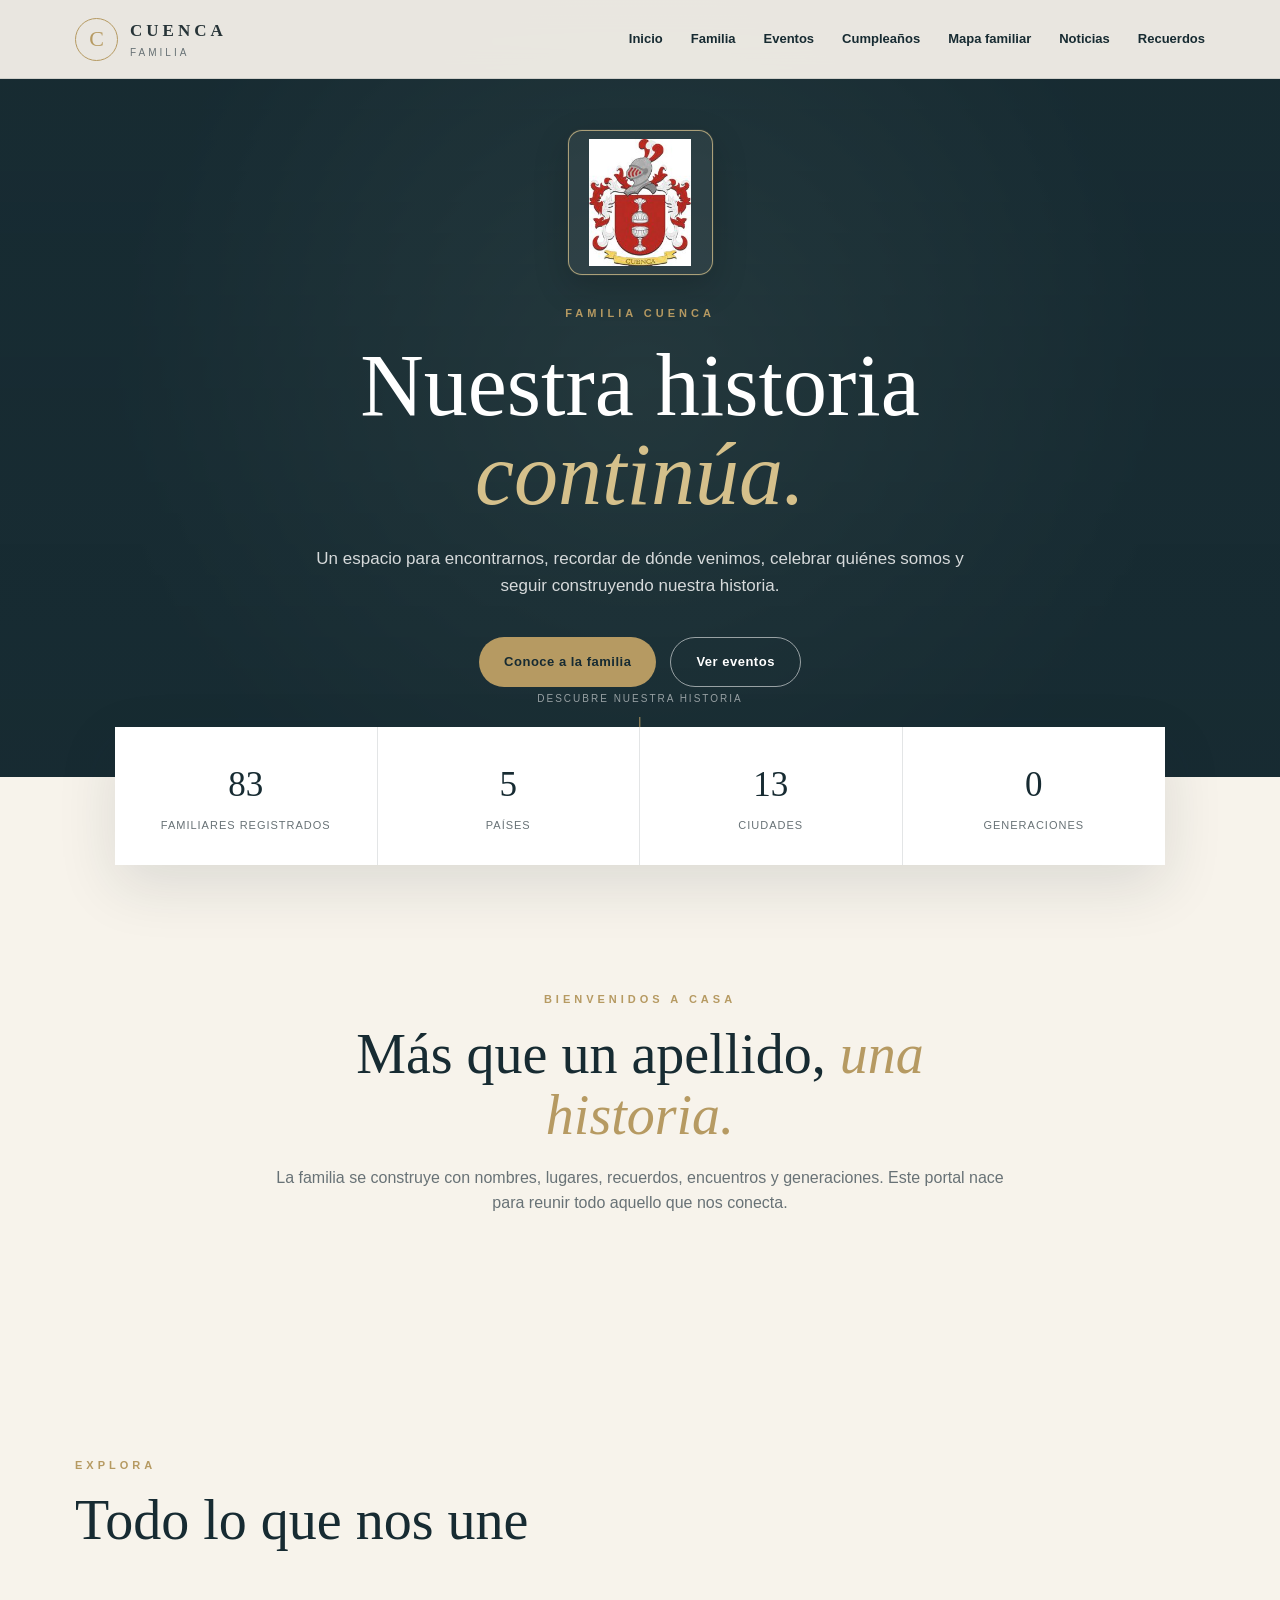
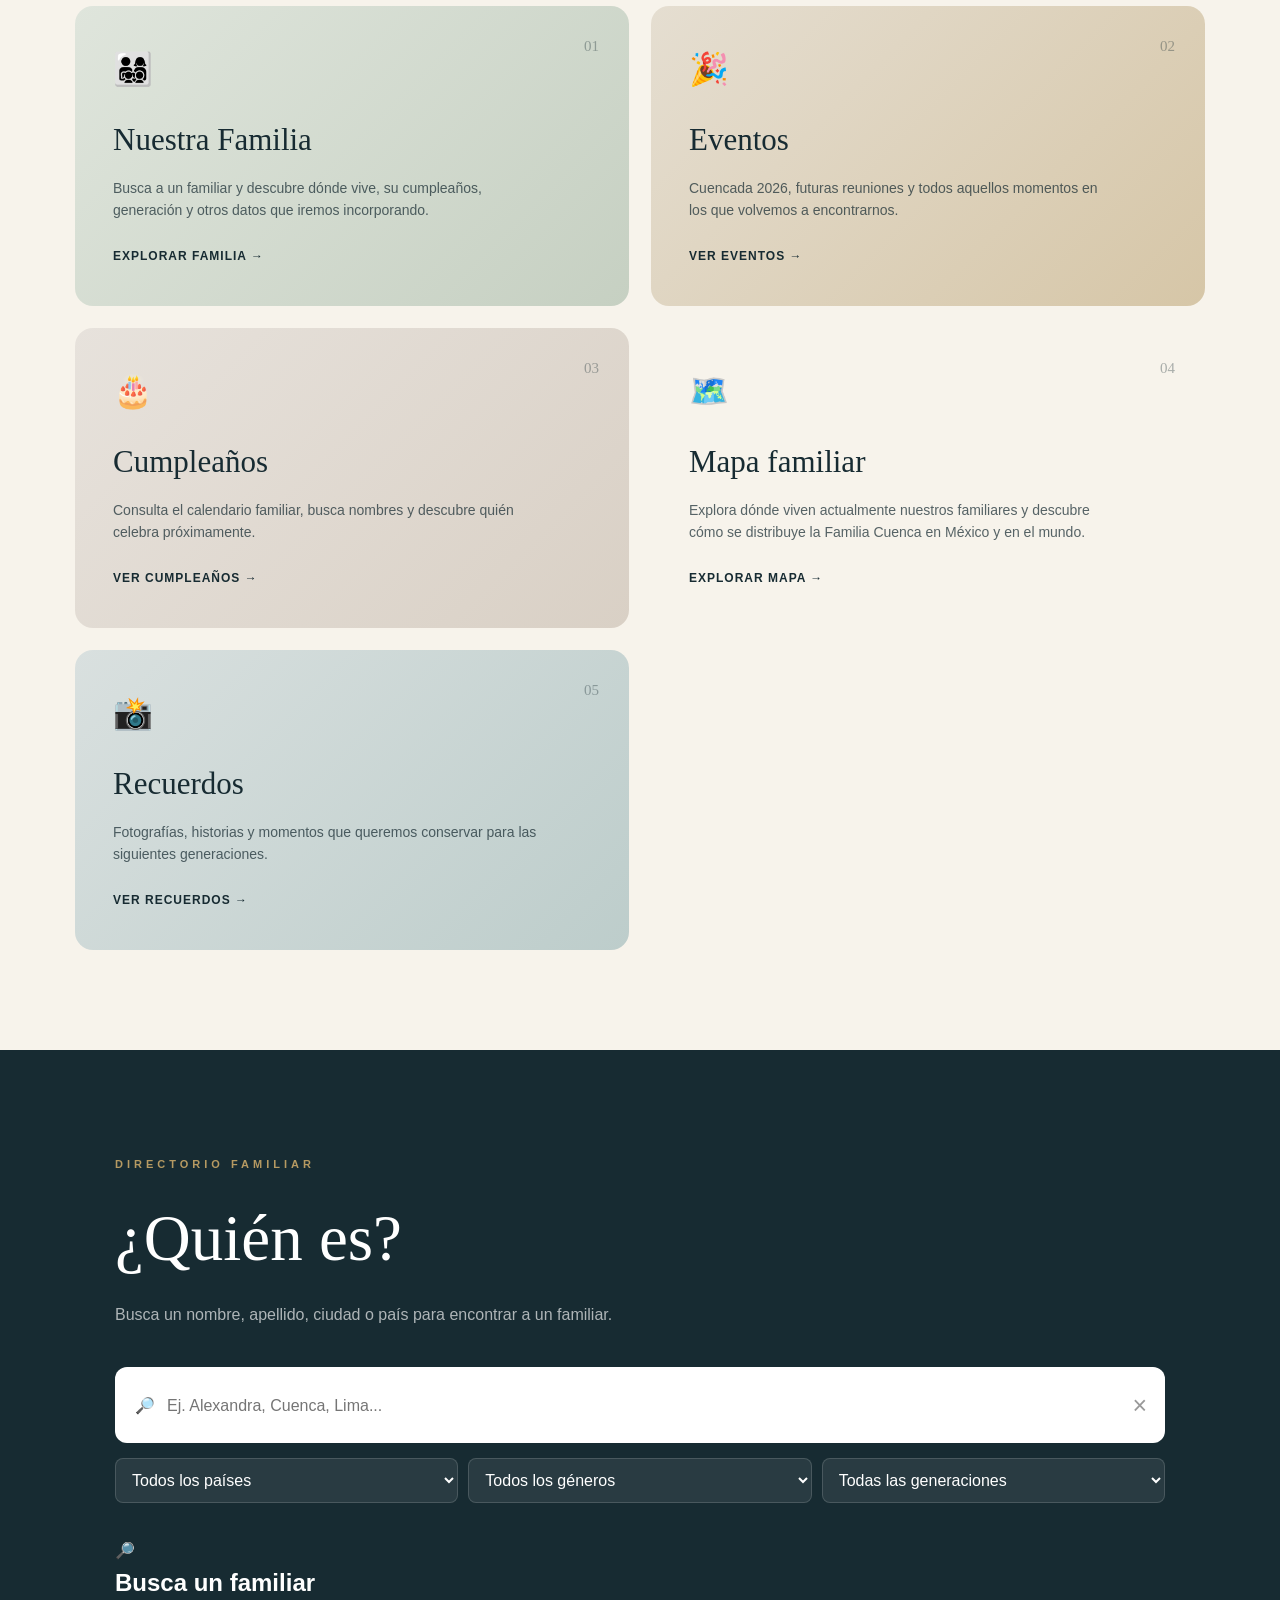
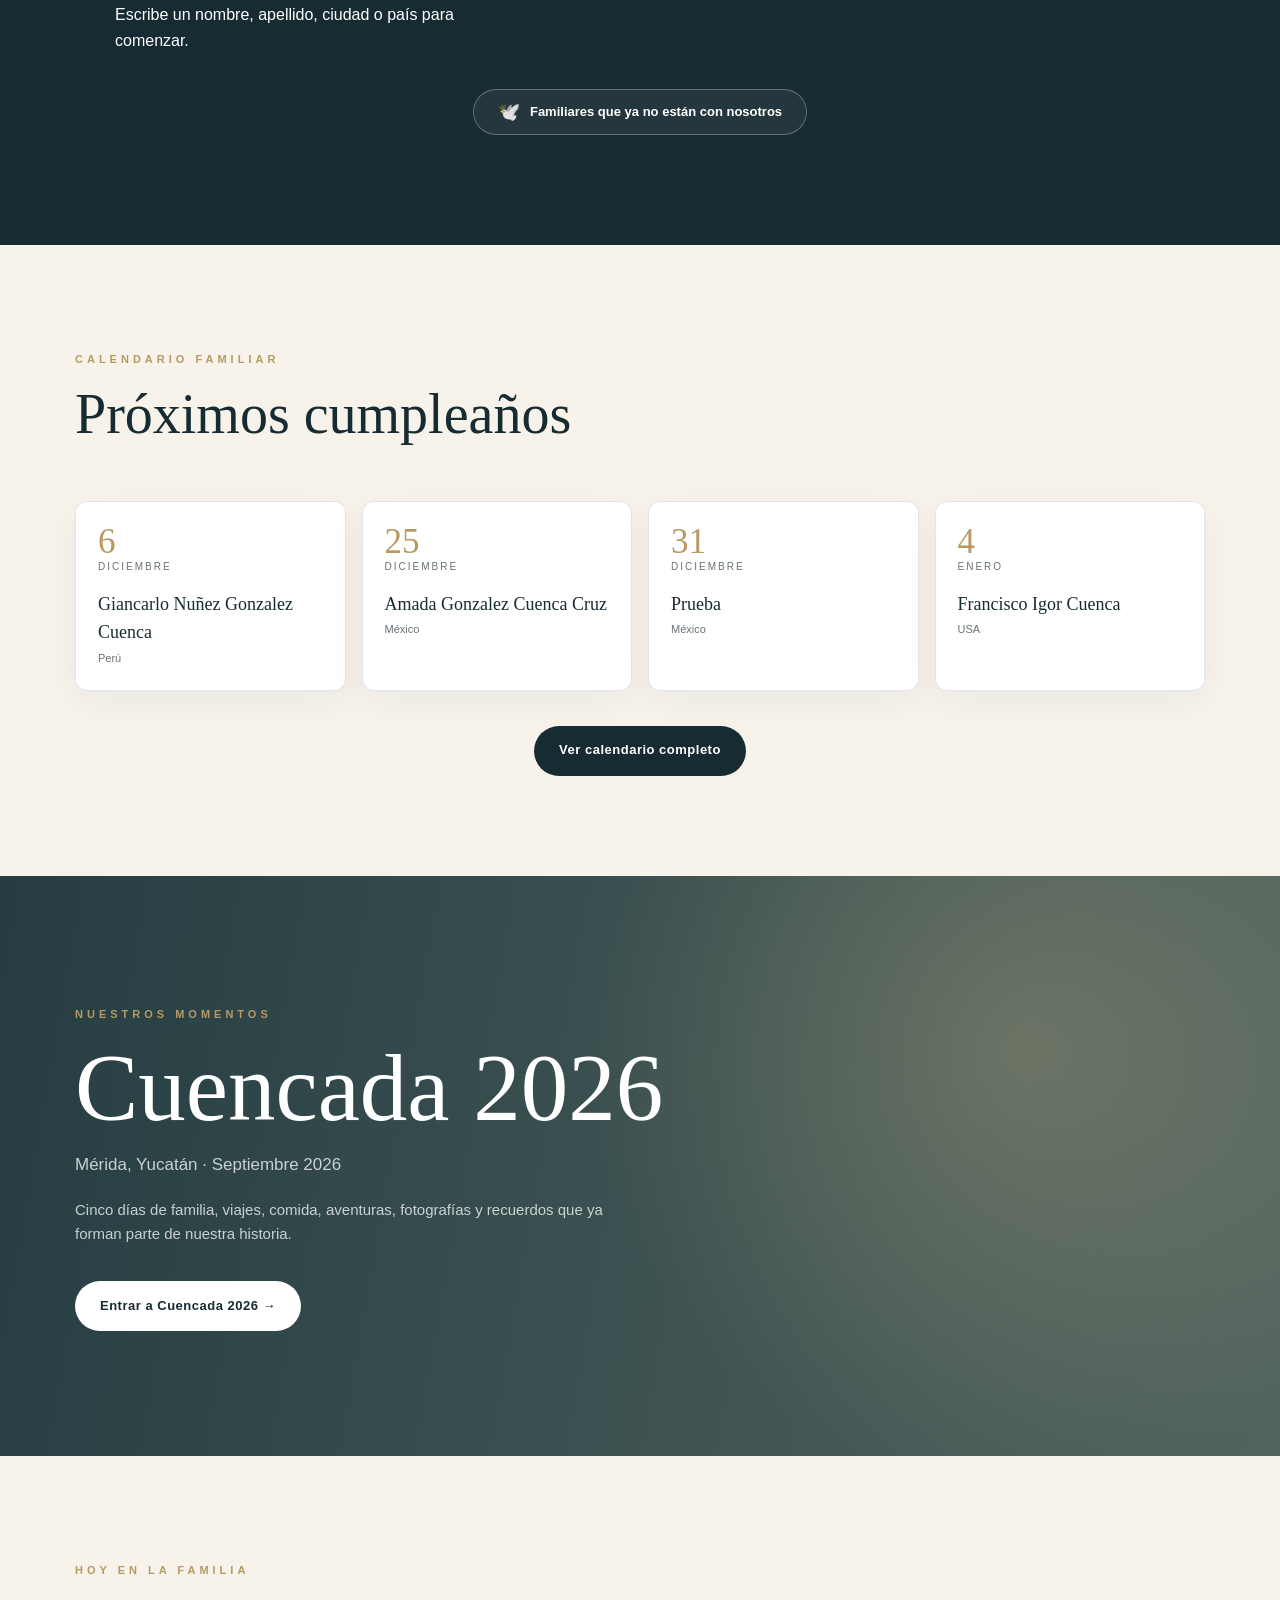
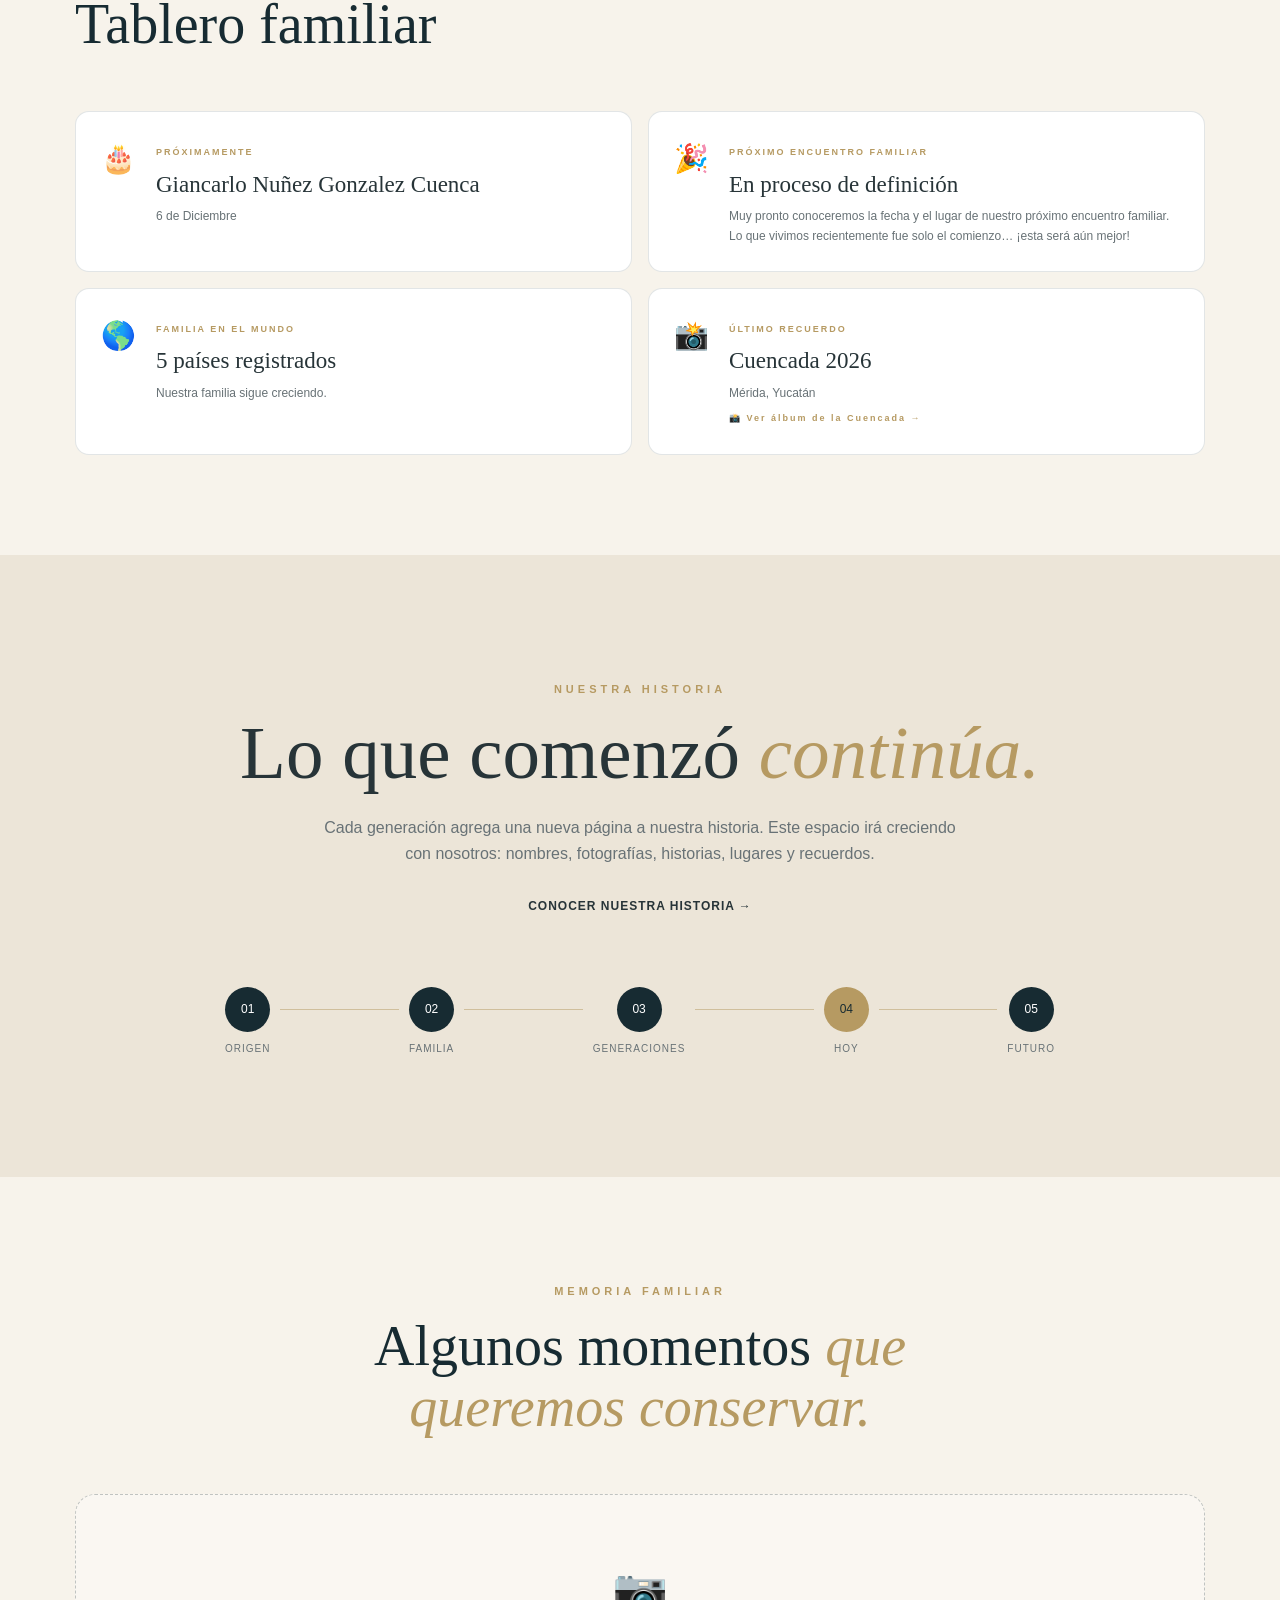
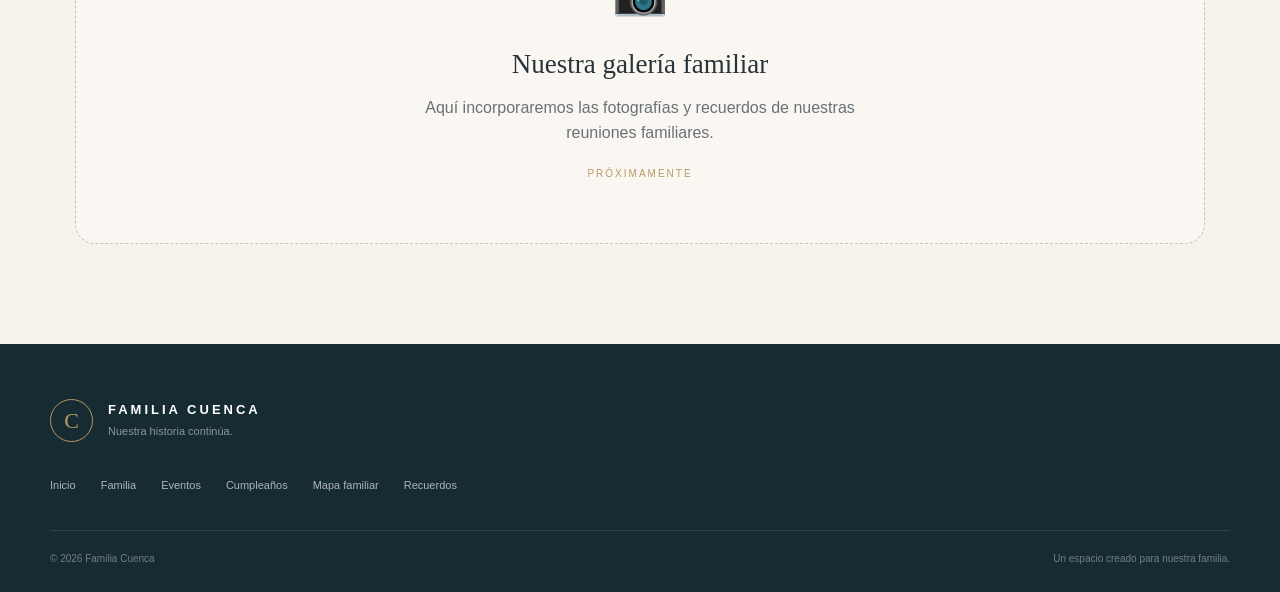
<file: index.html>
<!DOCTYPE html>
<html lang="es">
<head>
    <meta charset="UTF-8">
    <meta name="viewport" content="width=device-width, initial-scale=1.0">

    <title>Familia Cuenca | Nuestra historia continúa</title>

    <meta
        name="description"
        content="Portal de la Familia Cuenca. Nuestra historia, nuestra familia y nuestros momentos."
    >

    <link rel="stylesheet" href="styles.css">
</head>

<body>

    <!-- =========================================================
         HEADER
    ========================================================== -->

    <header class="header">

        <div class="nav-container">

            <a href="#inicio" class="brand">

                <div class="brand-mark">
                    C
                </div>

                <div class="brand-text">
                    <span class="brand-title">CUENCA</span>
                    <span class="brand-subtitle">Familia</span>
                </div>

            </a>

            <button
                class="menu-toggle"
                id="menuToggle"
                aria-label="Abrir menú"
            >
                ☰
            </button>

            <nav class="navigation" id="navigation">

                <a href="#inicio">Inicio</a>
                <a href="#familia">Familia</a>
                <a href="#eventos">Eventos</a>

                <a
                    href="https://fafutiscuenca.github.io/cumpleanos-familia-Cuenca/"
                >
                    Cumpleaños
                </a>

                <a href="./mapa-familiar.html">Mapa familiar</a>

                <a href="#noticias">Noticias</a>
                <a href="#recuerdos">Recuerdos</a>

            </nav>

        </div>

    </header>


    <main>

        <!-- =====================================================
             HERO
        ====================================================== -->

        <section class="hero" id="inicio">

            <div class="hero-overlay"></div>

            <div class="hero-content">

                <div class="hero-emblem hero-emblem-escudo">

                    <button
                        type="button"
                        class="hero-escudo-trigger"
                        id="escudoTrigger"
                        aria-label="Conocer el significado del Escudo de la Familia Cuenca"
                    >

                        <img
                            src="assets/logo/Escudo Familia CUENCA.jpg"
                            alt="Escudo de la Familia Cuenca"
                            class="hero-escudo-imagen"
                        >

                    </button>

                </div>

                <p class="eyebrow">
                    FAMILIA CUENCA
                </p>

                <h1>
                    Nuestra historia
                    <span>continúa.</span>
                </h1>

                <p class="hero-description">
                    Un espacio para encontrarnos, recordar de dónde venimos,
                    celebrar quiénes somos y seguir construyendo nuestra historia.
                </p>

                <div class="hero-buttons">

                    <a href="#familia" class="btn btn-primary">
                        Conoce a la familia
                    </a>

                    <a href="#eventos" class="btn btn-outline">
                        Ver eventos
                    </a>

                </div>

            </div>

            <div class="hero-scroll">
                <span>Descubre nuestra historia</span>
                <div class="scroll-line"></div>
            </div>

        </section>


        <!-- =====================================================
             ESTADÍSTICAS
        ====================================================== -->

        <section class="family-stats">

            <div class="stat">

                <strong id="totalFamiliares">
                    0
                </strong>

                <span>
                    Familiares registrados
                </span>

            </div>

            <div class="stat">

                <strong id="totalPaises">
                    0
                </strong>

                <span>
                    Países
                </span>

            </div>

            <div class="stat">

                <strong id="totalCiudades">
                    0
                </strong>

                <span>
                    Ciudades
                </span>

            </div>

            <div class="stat">

                <strong id="totalGeneraciones">
                    0
                </strong>

                <span>
                    Generaciones
                </span>

            </div>

        </section>


        <!-- =====================================================
             BIENVENIDA
        ====================================================== -->

        <section class="section introduction">

            <div class="section-heading">

                <span class="section-kicker">
                    BIENVENIDOS A CASA
                </span>

                <h2>
                    Más que un apellido,
                    <span>una historia.</span>
                </h2>

                <p>
                    La familia se construye con nombres, lugares, recuerdos,
                    encuentros y generaciones. Este portal nace para reunir
                    todo aquello que nos conecta.
                </p>

            </div>

        </section>


        <!-- =====================================================
             ACCESOS PRINCIPALES
        ====================================================== -->

        <section class="section modules">

            <div class="section-heading left">

                <span class="section-kicker">
                    EXPLORA
                </span>

                <h2>
                    Todo lo que nos une
                </h2>

            </div>


            <div class="module-grid">


                <!-- FAMILIA -->

                <article class="module-card family-card" id="familia">

                    <div class="module-icon">
                        👨‍👩‍👧‍👦
                    </div>

                    <div class="module-content">

                        <span class="module-number">
                            01
                        </span>

                        <h3>
                            Nuestra Familia
                        </h3>

                        <p>
                            Busca a un familiar y descubre dónde vive,
                            su cumpleaños, generación y otros datos
                            que iremos incorporando.
                        </p>

                        <a href="#directorio" class="module-link">
                            Explorar familia →
                        </a>

                    </div>

                </article>


                <!-- EVENTOS -->

                <article class="module-card events-card" id="eventos">

                    <div class="module-icon">
                        🎉
                    </div>

                    <div class="module-content">

                        <span class="module-number">
                            02
                        </span>

                        <h3>
                            Eventos
                        </h3>

                        <p>
                            Cuencada 2026, futuras reuniones y todos
                            aquellos momentos en los que volvemos
                            a encontrarnos.
                        </p>

                        <a href="#eventos-lista" class="module-link">
                            Ver eventos →
                        </a>

                    </div>

                </article>


                <!-- CUMPLEAÑOS -->

                <article class="module-card birthday-card" id="cumpleanos">

                    <div class="module-icon">
                        🎂
                    </div>

                    <div class="module-content">

                        <span class="module-number">
                            03
                        </span>

                        <h3>
                            Cumpleaños
                        </h3>

                        <p>
                            Consulta el calendario familiar, busca
                            nombres y descubre quién celebra próximamente.
                        </p>

                        <a
                            href="https://fafutiscuenca.github.io/cumpleanos-familia-Cuenca/"
                            class="module-link"
                        >
                            Ver cumpleaños →
                        </a>

                    </div>

                </article>


                <!-- MAPA FAMILIAR -->

                <article class="module-card map-card" id="mapa-familiar">

                    <div class="module-icon">
                        🗺️
                    </div>

                    <div class="module-content">

                        <span class="module-number">
                            04
                        </span>

                        <h3>
                            Mapa familiar
                        </h3>

                        <p>
                            Explora dónde viven actualmente nuestros familiares
                            y descubre cómo se distribuye la Familia Cuenca
                            en México y en el mundo.
                        </p>

                        <a href="./mapa-familiar.html" class="module-link">
                            Explorar mapa →
                        </a>

                    </div>

                </article>


                <!-- RECUERDOS -->

                <article class="module-card memories-card" id="recuerdos">

                    <div class="module-icon">
                        📸
                    </div>

                    <div class="module-content">

                        <span class="module-number">
                            05
                        </span>

                        <h3>
                            Recuerdos
                        </h3>

                        <p>
                            Fotografías, historias y momentos que
                            queremos conservar para las siguientes
                            generaciones.
                        </p>

                        <a href="#recuerdos-contenido" class="module-link">
                            Ver recuerdos →
                        </a>

                    </div>

                </article>

            </div>

        </section>


        <!-- =====================================================
             BUSCADOR FAMILIAR
        ====================================================== -->

        <section class="directory-section" id="directorio">

            <div class="directory-container">

                <div class="directory-heading">

                    <span class="section-kicker">
                        DIRECTORIO FAMILIAR
                    </span>

                    <h2>
                        ¿Quién es?
                    </h2>

                    <p>
                        Busca un nombre, apellido, ciudad o país
                        para encontrar a un familiar.
                    </p>

                </div>


                <div class="search-box">

                    <div class="search-input-wrapper">

                        <span class="search-icon">
                            🔎
                        </span>

                        <input
                            type="search"
                            id="familySearch"
                            placeholder="Ej. Alexandra, Cuenca, Lima..."
                            autocomplete="off"
                        >

                        <button
                            id="clearSearch"
                            class="clear-search"
                            type="button"
                        >
                            ×
                        </button>

                    </div>

                </div>


                <div class="search-filters">

                    <select id="countryFilter">

                        <option value="">
                            Todos los países
                        </option>

                    </select>


                    <select id="genderFilter">

                        <option value="">
                            Todos los géneros
                        </option>

                        <option value="F">
                            Mujeres
                        </option>

                        <option value="M">
                            Hombres
                        </option>

                    </select>


                    <select id="generationFilter">

                        <option value="">
                            Todas las generaciones
                        </option>

                    </select>

                </div>


                <div
                    id="searchResults"
                    class="family-results"
                ></div>


                <div class="memoria-familiar-access">

                    <button
                        type="button"
                        id="mostrarFinados"
                        class="memoria-familiar-button"
                    >

                        <span class="memoria-familiar-icon">
                            🕊️
                        </span>

                        <span>
                            Familiares que ya no están con nosotros
                        </span>

                    </button>

                </div>

            </div>

        </section>


        <!-- =====================================================
             PRÓXIMOS CUMPLEAÑOS
        ====================================================== -->

        <section
            class="section birthdays-section"
            id="cumpleanos-lista"
        >

            <div class="section-heading left">

                <span class="section-kicker">
                    CALENDARIO FAMILIAR
                </span>

                <h2>
                    Próximos cumpleaños
                </h2>

            </div>


            <div
                id="birthdayList"
                class="birthday-grid"
            ></div>


            <div class="center-button">

                <a
                    href="https://fafutiscuenca.github.io/cumpleanos-familia-Cuenca/"
                    class="btn btn-dark"
                >
                    Ver calendario completo
                </a>

            </div>

        </section>


        <!-- =====================================================
             EVENTOS
        ====================================================== -->

        <section class="events-feature" id="eventos-lista">

            <div class="events-feature-overlay"></div>

            <div class="events-feature-content">

                <span class="section-kicker">
                    NUESTROS MOMENTOS
                </span>

                <h2>
                    Cuencada 2026
                </h2>

                <p>
                    Mérida, Yucatán · Septiembre 2026
                </p>

                <p class="event-description">
                    Cinco días de familia, viajes, comida, aventuras,
                    fotografías y recuerdos que ya forman parte
                    de nuestra historia.
                </p>

                <a
                    href="https://fafutiscuenca.github.io/Cuencada2026/"
                    id="cuencadaLink"
                    class="btn btn-light"
                >
                    Entrar a Cuencada 2026 →
                </a>

            </div>

        </section>


        <!-- =====================================================
             TABLERO FAMILIAR
        ====================================================== -->

        <section class="section family-board" id="noticias">

            <div class="section-heading left">

                <span class="section-kicker">
                    HOY EN LA FAMILIA
                </span>

                <h2>
                    Tablero familiar
                </h2>

            </div>


            <div class="board-grid">


                <article class="board-card">

                    <div class="board-icon">
                        🎂
                    </div>

                    <div>

                        <span>
                            PRÓXIMAMENTE
                        </span>

                        <h3 id="nextBirthdayName">
                            Cargando...
                        </h3>

                        <p id="nextBirthdayDate">
                            Cargando...
                        </p>

                    </div>

                </article>


                <article class="board-card">

                    <div class="board-icon">
                        🎉
                    </div>

                    <div>

                        <span>
                            PRÓXIMO ENCUENTRO FAMILIAR
                        </span>

                        <h3>
                            En proceso de definición
                        </h3>

                        <p>
                            Muy pronto conoceremos la fecha y el lugar de nuestro próximo encuentro familiar.
                            Lo que vivimos recientemente fue solo el comienzo… ¡esta será aún mejor!
                        </p>

                    </div>

                </article>


                <article class="board-card">

                    <div class="board-icon">
                        🌎
                    </div>

                    <div>

                        <span>
                            FAMILIA EN EL MUNDO
                        </span>

                        <h3 id="countriesBoard">
                            Cargando...
                        </h3>

                        <p>
                            Nuestra familia sigue creciendo.
                        </p>

                    </div>

                </article>


                <article class="board-card">

                    <div class="board-icon">
                        📸
                    </div>

                    <div>

                        <span>
                            ÚLTIMO RECUERDO
                        </span>

                        <h3>
                            Cuencada 2026
                        </h3>

                        <p>
                            Mérida, Yucatán
                        </p>

 <a
    href="https://fafutiscuenca.github.io/Cuencada2026/"
    class="board-link"
    target="_blank"
    rel="noopener noreferrer"
>
    <span class="board-link-icon">📸</span>
    <span>Ver álbum de la Cuencada</span>
    <span class="board-link-arrow">→</span>
</a>
                    </div>

                </article>

            </div>

        </section>


        <!-- =====================================================
             HISTORIA
        ====================================================== -->

        <section class="history-section">

            <div class="history-content">

                <span class="section-kicker">
                    NUESTRA HISTORIA
                </span>

                <h2>
                    Lo que comenzó
                    <span>continúa.</span>
                </h2>

                <p>
                    Cada generación agrega una nueva página a nuestra
                    historia. Este espacio irá creciendo con nosotros:
                    nombres, fotografías, historias, lugares y recuerdos.
                </p>

                <a href="#inicio" class="text-link">
                    Conocer nuestra historia →
                </a>

            </div>


            <div class="generation-line">

                <div class="generation">
                    <span>01</span>
                    <small>Origen</small>
                </div>

                <div class="generation">
                    <span>02</span>
                    <small>Familia</small>
                </div>

                <div class="generation">
                    <span>03</span>
                    <small>Generaciones</small>
                </div>

                <div class="generation active">
                    <span>04</span>
                    <small>Hoy</small>
                </div>

                <div class="generation">
                    <span>05</span>
                    <small>Futuro</small>
                </div>

            </div>

        </section>


        <!-- =====================================================
             RECUERDOS
        ====================================================== -->

        <section
            class="section memories"
            id="recuerdos-contenido"
        >

            <div class="section-heading">

                <span class="section-kicker">
                    MEMORIA FAMILIAR
                </span>

                <h2>
                    Algunos momentos
                    <span>que queremos conservar.</span>
                </h2>

            </div>


            <div class="memory-placeholder">

                <div class="memory-placeholder-icon">
                    📷
                </div>

                <h3>
                    Nuestra galería familiar
                </h3>

                <p>
                    Aquí incorporaremos las fotografías y recuerdos
                    de nuestras reuniones familiares.
                </p>

                <span>
                    Próximamente
                </span>

            </div>

        </section>


    </main>


    <!-- =========================================================
         FOOTER
    ========================================================== -->

    <footer class="footer">

        <div class="footer-logo">

            <div class="brand-mark">
                C
            </div>

            <div>

                <strong>
                    FAMILIA CUENCA
                </strong>

                <span>
                    Nuestra historia continúa.
                </span>

            </div>

        </div>


        <div class="footer-links">

            <a href="#inicio">
                Inicio
            </a>

            <a href="#familia">
                Familia
            </a>

            <a href="#eventos">
                Eventos
            </a>

            <a
                href="https://fafutiscuenca.github.io/cumpleanos-familia-Cuenca/"
            >
                Cumpleaños
            </a>

            <a href="./mapa-familiar.html">
                Mapa familiar
            </a>

            <a href="#recuerdos">
                Recuerdos
            </a>

        </div>


        <div class="footer-bottom">

            <p>
                © <span id="currentYear"></span> Familia Cuenca
            </p>

            <p>
                Un espacio creado para nuestra familia.
            </p>

        </div>

    </footer>


    <!-- =========================================================
         MODAL PERFIL FAMILIAR
    ========================================================== -->

    <div
        id="familyModal"
        class="modal"
        aria-hidden="true"
    >

        <div class="modal-backdrop"></div>

        <div class="modal-content">

            <button
                class="modal-close"
                id="modalClose"
                aria-label="Cerrar"
            >
                ×
            </button>

            <div id="familyModalContent"></div>

        </div>

    </div>


    <!-- =========================================================
         MODAL — EN MEMORIA DE NUESTROS FAMILIARES
    ========================================================== -->

    <div
        id="finadosModal"
        class="finados-modal"
        aria-hidden="true"
    >

        <div class="finados-modal-backdrop"></div>

        <div class="finados-modal-content">

            <button
                type="button"
                class="finados-modal-close"
                id="finadosModalClose"
                aria-label="Cerrar"
            >
                ×
            </button>


            <div class="finados-modal-header">

                <div class="finados-modal-symbol">
                    🕊️
                </div>

                <span class="finados-kicker">
                    MEMORIA FAMILIAR
                </span>

                <h2>
                    En memoria de quienes
                    <span>nos precedieron</span>
                </h2>

                <p class="finados-dedicatoria">
                    Hay personas que dejan de estar físicamente,
                    pero permanecen para siempre en nuestra historia,
                    en nuestros recuerdos y en el corazón de nuestra familia.
                </p>

            </div>


            <!-- Aquí JavaScript colocará automáticamente
                 la lista de familiares fallecidos -->

            <div
                id="listaFinados"
                class="lista-finados"
            ></div>


            <div class="finados-modal-footer">

                <div class="finados-divider"></div>

                <p>
                    <em>
                        “Mientras alguien recuerde nuestro nombre,
                        nuestra historia continúa.”
                    </em>
                </p>

                <span>
                    Familia Cuenca
                </span>

            </div>

        </div>

    </div>


    <!-- =========================================================
         MODAL ESCUDO DE LA FAMILIA CUENCA
    ========================================================== -->

    <div
        id="escudoModal"
        class="escudo-modal"
        aria-hidden="true"
    >

        <div class="escudo-modal-backdrop"></div>

        <div class="escudo-modal-content">

            <button
                type="button"
                class="escudo-modal-close"
                id="escudoModalClose"
                aria-label="Cerrar"
            >
                ×
            </button>


            <div class="escudo-modal-header">

                <img
                    src="assets/logo/Escudo Familia CUENCA.jpg"
                    alt="Escudo de la Familia Cuenca"
                    class="escudo-modal-imagen"
                >

                <div>

                    <span class="escudo-kicker">
                        HERÁLDICA FAMILIAR
                    </span>

                    <h2>
                        El Escudo de la Familia Cuenca
                    </h2>

                </div>

            </div>


            <div class="escudo-modal-text">

                <p>
                    El escudo de la familia Cuenca se describe como sigue:
                </p>

                <p>
                    En un campo de gules (rojo), se encuentra un cáliz
                    de plata y una estrella de ocho puntas de plata,
                    simbolizando la reconquista de la ciudad por
                    Alfonso VIII en 1177.
                </p>

                <p>
                    La corona real antigua, abierta, representa
                    la nobleza y la toma de la ciudad.
                </p>

                <p>
                    El escudo también incluye elementos que simbolizan
                    la pureza, integridad y firmeza, como los esmaltes
                    de plata.
                </p>

                <p>
                    Este escudo es un símbolo heráldico que representa
                    no solo a la familia Cuenca, sino también a la
                    ciudad de Cuenca en general.
                </p>

            </div>

        </div>

    </div>


    <!-- =========================================================
         JAVASCRIPT
    ========================================================== -->

    <script src="js/familia-data.js"></script>
    <script src="app.js"></script>

</body>
</html>
</file>
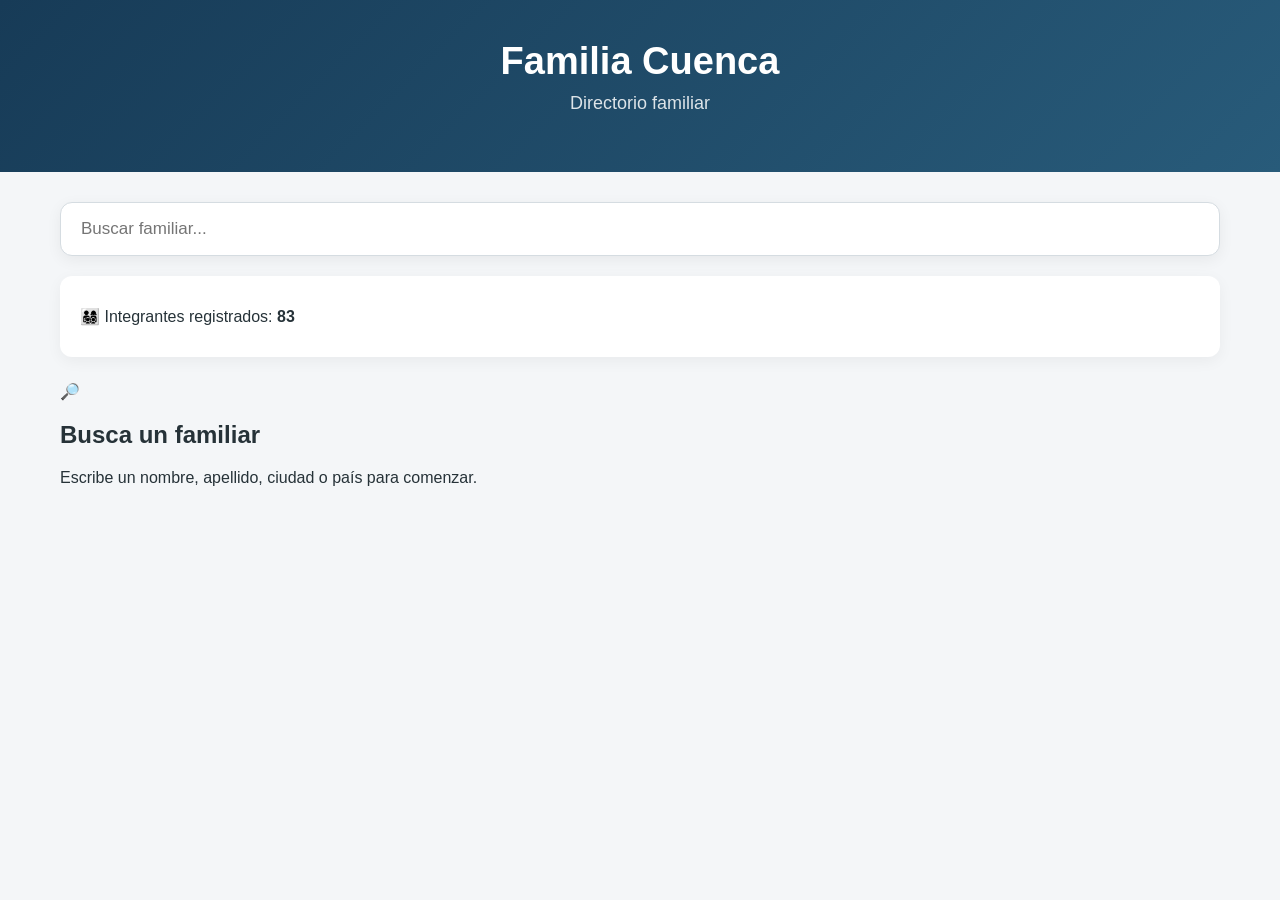
<file: familia/index.html>
<!DOCTYPE html>
<html lang="es">

<head>
    <link rel="stylesheet" href="familia.css">
   
    <meta charset="UTF-8">

    <meta
        name="viewport"
        content="width=device-width, initial-scale=1.0"
    >

    <title>Familia Cuenca — Directorio</title>

</head>


<body>

    <header>

        <h1>Familia Cuenca</h1>

        <p>Directorio familiar</p>

    </header>


    <main>

        <!-- =================================================
             BUSCADOR
        ================================================== -->

        <section>

            <input
                type="search"
                id="buscador"
                placeholder="Buscar familiar..."
            >

        </section>


        <!-- =================================================
             RESUMEN
        ================================================== -->

        <section class="resumen">

            <p>
                👨‍👩‍👧‍👦 Integrantes registrados:
                <strong id="totalIntegrantes">0</strong>
            </p>

        </section>


        <!-- =================================================
             LISTADO
        ================================================== -->

        <section>

            <div id="listaFamilia">

                Cargando información...

            </div>

        </section>

    </main>


    <!-- =====================================================
         MOTOR DE DATOS
    ====================================================== -->

    <script src="../js/familia-data.js"></script>


    <!-- =====================================================
         LÓGICA DEL DIRECTORIO
    ====================================================== -->

    <script src="familia.js"></script>


</body>

</html>
</file>
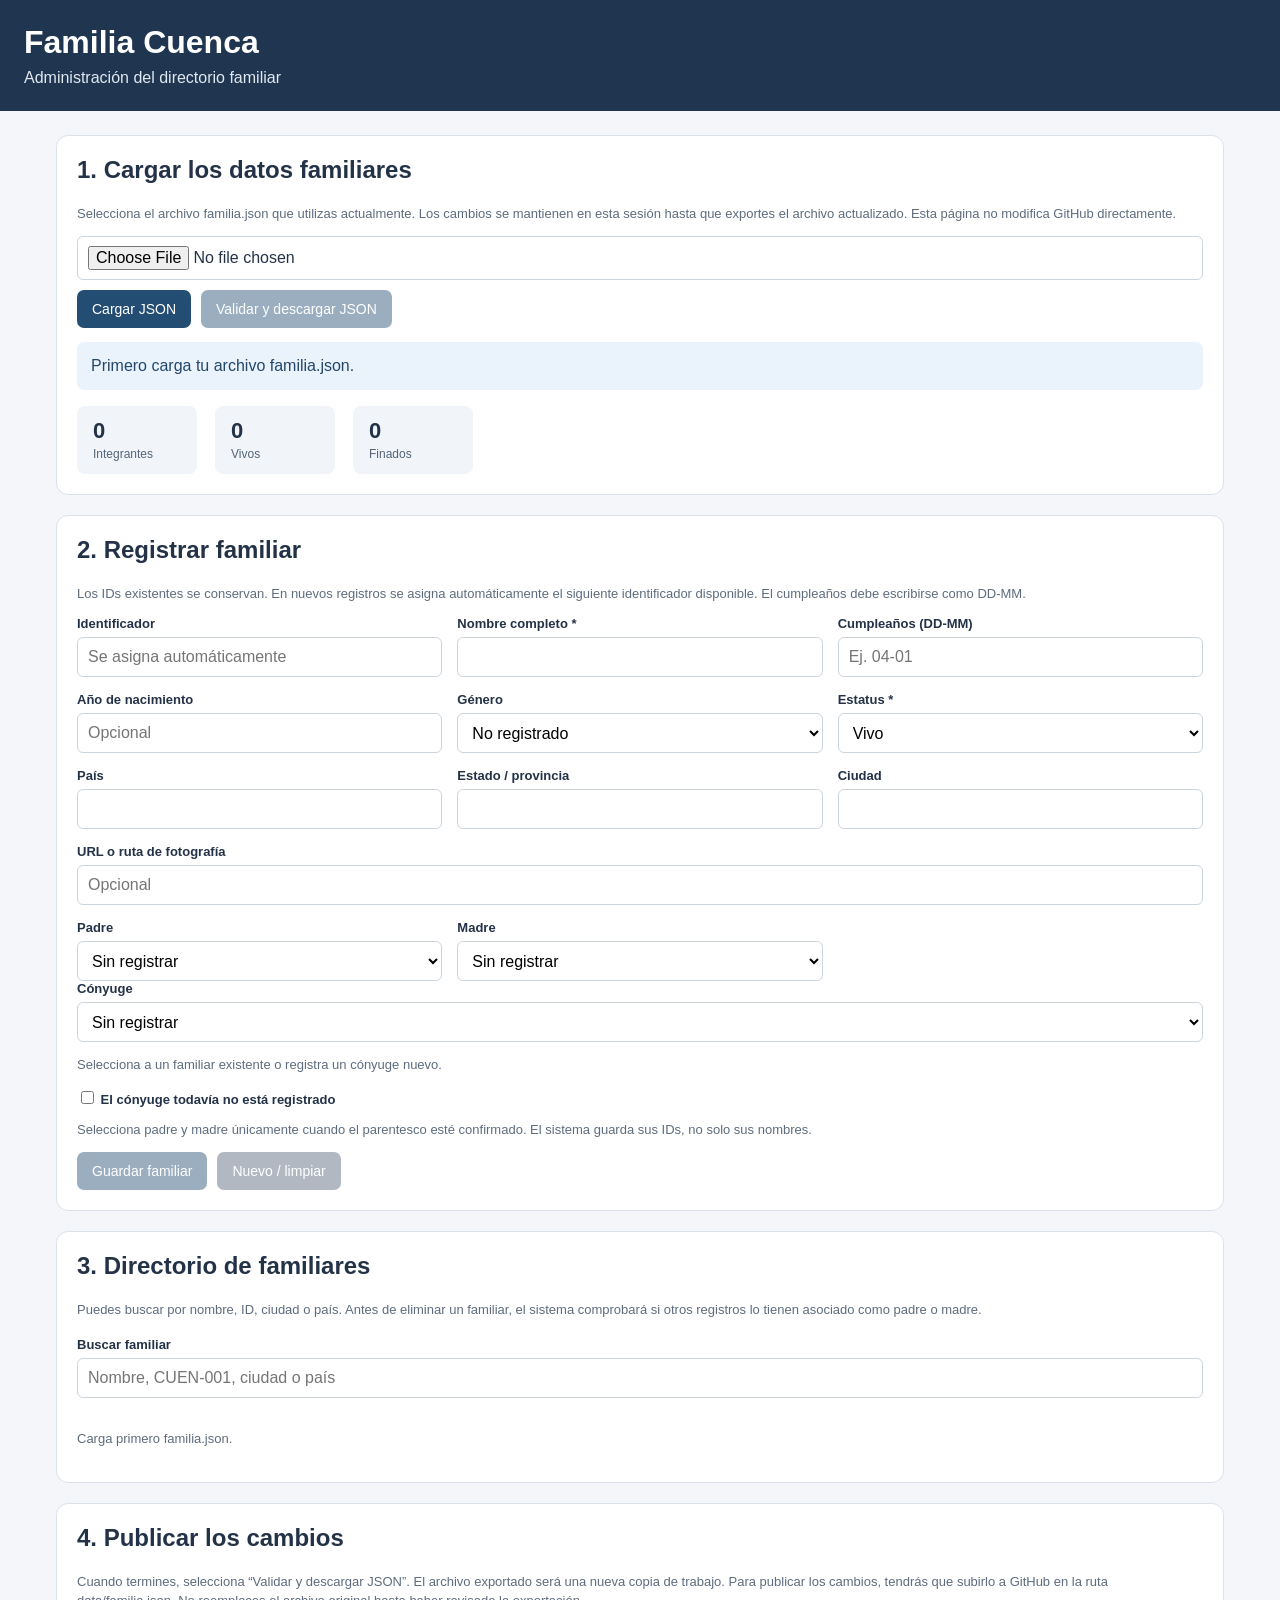
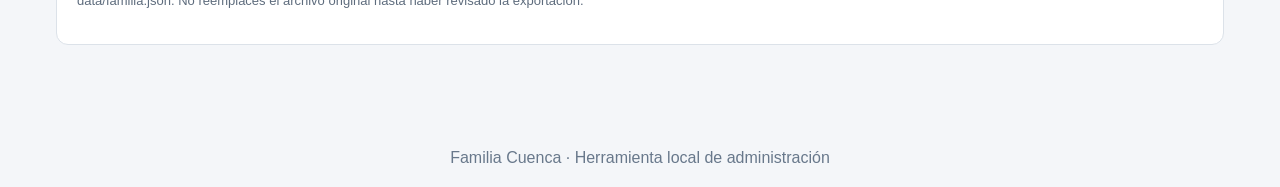
<file: admin.html>
<!DOCTYPE html>
<html lang="es">
<head>
<meta charset="UTF-8">
<meta name="viewport" content="width=device-width, initial-scale=1">
<title>Administración | Familia Cuenca</title>

<style>
:root {
    font-family: Arial, sans-serif;
    color: #243247;
    background: #f4f6f9;
}
* { box-sizing: border-box; }
body { margin: 0; }
header {
    background: #203650;
    color: white;
    padding: 24px;
}
header h1 { margin: 0 0 8px; }
header p { margin: 0; color: #e0e8f0; }
main {
    max-width: 1200px;
    margin: 24px auto;
    padding: 0 16px 40px;
}
.panel {
    background: white;
    border: 1px solid #dce2e9;
    border-radius: 12px;
    padding: 20px;
    margin-bottom: 20px;
}
h2 { margin-top: 0; }
.actions {
    display: flex;
    gap: 10px;
    flex-wrap: wrap;
    align-items: center;
}
button, .file-button {
    border: 0;
    border-radius: 7px;
    padding: 11px 15px;
    background: #244d73;
    color: white;
    cursor: pointer;
    font-size: 14px;
}
button:hover, .file-button:hover { opacity: .88; }
button.secondary { background: #536477; }
button.danger { background: #a52d37; }
button.light { background: #e9eef4; color: #243247; }
button:disabled { opacity: .45; cursor: not-allowed; }
input, select {
    width: 100%;
    min-height: 40px;
    padding: 9px 10px;
    border: 1px solid #cbd4df;
    border-radius: 6px;
    font: inherit;
    background: white;
}
input[type="file"] { max-width: 100%; }
label {
    display: block;
    font-size: 13px;
    font-weight: bold;
    margin-bottom: 6px;
}
.field { min-width: 0; }
.form-grid {
    display: grid;
    grid-template-columns: repeat(3, minmax(0, 1fr));
    gap: 15px;
}
.full { grid-column: 1 / -1; }
.help { color: #5e6c7d; font-size: 13px; line-height: 1.5; }
.notice {
    padding: 12px 14px;
    border-radius: 7px;
    margin: 14px 0;
    line-height: 1.45;
    overflow-wrap: anywhere;
}
.notice.info { background: #eaf2fb; color: #23476b; }
.notice.success { background: #e7f5eb; color: #205c35; }
.notice.error { background: #fff0f0; color: #8a2020; }
.stats {
    display: flex;
    flex-wrap: wrap;
    gap: 18px;
    margin-top: 16px;
}
.stat {
    background: #f1f5f9;
    border-radius: 8px;
    padding: 12px 16px;
    min-width: 120px;
}
.stat strong { display: block; font-size: 22px; }
.stat span { font-size: 12px; color: #536477; }
.directory-tools { margin: 18px 0; }
.people-list { display: grid; gap: 10px; }
.person {
    border: 1px solid #dce2e9;
    border-radius: 8px;
    padding: 14px;
    display: flex;
    gap: 12px;
    align-items: center;
    justify-content: space-between;
}
.person-info { min-width: 0; }
.person-info strong { display: block; overflow-wrap: anywhere; }
.person-info small { color: #5e6c7d; display: block; margin-top: 5px; }
.person-actions { display: flex; gap: 7px; flex-wrap: wrap; }
.person-actions button { padding: 8px 10px; }
.status { font-size: 13px; margin-top: 5px; }
footer { text-align: center; padding: 20px; color: #68788b; }
@media (max-width: 700px) {
    .form-grid { grid-template-columns: 1fr; }
    .full { grid-column: auto; }
    .person { align-items: flex-start; flex-direction: column; }
    .person-actions { width: 100%; }
}
</style>
</head>

<body>
<header>
    <h1>Familia Cuenca</h1>
    <p>Administración del directorio familiar</p>
</header>

<main>
    <section class="panel">
        <h2>1. Cargar los datos familiares</h2>
        <p class="help">
            Selecciona el archivo familia.json que utilizas actualmente.
            Los cambios se mantienen en esta sesión hasta que exportes el
            archivo actualizado. Esta página no modifica GitHub directamente.
        </p>

        <div class="actions">
            <input id="jsonFile" type="file" accept=".json,application/json">
            <button type="button" id="loadButton">Cargar JSON</button>
            <button type="button" id="exportButton" disabled>
                Validar y descargar JSON
            </button>
        </div>

        <div id="message" class="notice info" role="status" aria-live="polite">
            Primero carga tu archivo familia.json.
        </div>

        <div class="stats">
            <div class="stat">
                <strong id="total">0</strong>
                <span>Integrantes</span>
            </div>
            <div class="stat">
                <strong id="alive">0</strong>
                <span>Vivos</span>
            </div>
            <div class="stat">
                <strong id="deceased">0</strong>
                <span>Finados</span>
            </div>
        </div>
    </section>

    <section class="panel">
        <h2 id="formTitle">2. Registrar familiar</h2>
        <p class="help">
            Los IDs existentes se conservan. En nuevos registros se asigna
            automáticamente el siguiente identificador disponible.
            El cumpleaños debe escribirse como DD-MM.
        </p>

        <form id="personForm">
            <div class="form-grid">
                <div class="field">
                    <label for="id">Identificador</label>
                    <input id="id" readonly placeholder="Se asigna automáticamente">
                </div>

                <div class="field">
                    <label for="nombre">Nombre completo *</label>
                    <input id="nombre" required maxlength="160">
                </div>

                <div class="field">
                    <label for="fecha">Cumpleaños (DD-MM)</label>
                    <input id="fecha" placeholder="Ej. 04-01" pattern="[0-3][0-9]-[0-1][0-9]">
                </div>

                <div class="field">
                    <label for="anio">Año de nacimiento</label>
                    <input id="anio" inputmode="numeric" placeholder="Opcional">
                </div>

                <div class="field">
                    <label for="genero">Género</label>
                    <select id="genero">
                        <option value="">No registrado</option>
                        <option value="F">Femenino</option>
                        <option value="M">Masculino</option>
                    </select>
                </div>

                <div class="field">
                    <label for="estatus">Estatus *</label>
                    <select id="estatus" required>
                        <option value="Vivo">Vivo</option>
                        <option value="Finado">Finado</option>
                    </select>
                </div>

                <div class="field">
                    <label for="pais">País</label>
                    <input id="pais" maxlength="100">
                </div>

                <div class="field">
                    <label for="estado">Estado / provincia</label>
                    <input id="estado" maxlength="100">
                </div>

                <div class="field">
                    <label for="ciudad">Ciudad</label>
                    <input id="ciudad" maxlength="100">
                </div>

                <div class="field full">
                    <label for="foto">URL o ruta de fotografía</label>
                    <input id="foto" maxlength="500" placeholder="Opcional">
                </div>

                <div class="field">
                    <label for="padre">Padre</label>
                    <select id="padre">
                        <option value="">Sin registrar</option>
                    </select>
                </div>

                <div class="field">
                    <label for="madre">Madre</label>
                    <select id="madre">
                        <option value="">Sin registrar</option>
                    </select>
                </div>
            </div>
<div class="field full">
    <label for="conyuge">Cónyuge</label>
    <select id="conyuge">
        <option value="">Sin registrar</option>
    </select>
    <p class="help">
        Selecciona a un familiar existente o registra un cónyuge nuevo.
    </p>
</div>

<div class="field full">
    <label>
        <input
            id="nuevoConyuge"
            type="checkbox"
            style="width:auto; min-height:auto;"
        >
        El cónyuge todavía no está registrado
    </label>
</div>

<div class="field full" id="nuevoConyugeCampos" hidden>
    <label for="nombreConyugeNuevo">Nombre completo del nuevo cónyuge *</label>
    <input
        id="nombreConyugeNuevo"
        maxlength="160"
        placeholder="Nombre completo"
    >
    <p class="help">
        Se creará un registro independiente con el siguiente ID disponible.
        Después podrás completar sus demás datos.
    </p>
</div>
            
            <p class="help">
                Selecciona padre y madre únicamente cuando el parentesco
                esté confirmado. El sistema guarda sus IDs, no solo sus nombres.
            </p>

            <div class="actions">
                <button type="submit" id="saveButton" disabled>
                    Guardar familiar
                </button>
                <button type="button" class="secondary" id="newButton" disabled>
                    Nuevo / limpiar
                </button>
            </div>
        </form>
    </section>

    <section class="panel">
        <h2>3. Directorio de familiares</h2>
        <p class="help">
            Puedes buscar por nombre, ID, ciudad o país. Antes de eliminar
            un familiar, el sistema comprobará si otros registros lo tienen
            asociado como padre o madre.
        </p>

        <div class="directory-tools">
            <label for="search">Buscar familiar</label>
            <input id="search" placeholder="Nombre, CUEN-001, ciudad o país">
        </div>

        <div id="peopleList" class="people-list">
            <p class="help">Carga primero familia.json.</p>
        </div>
    </section>

    <section class="panel">
        <h2>4. Publicar los cambios</h2>
        <p class="help">
            Cuando termines, selecciona “Validar y descargar JSON”.
            El archivo exportado será una nueva copia de trabajo.
            Para publicar los cambios, tendrás que subirlo a GitHub en la
            ruta data/familia.json. No reemplaces el archivo original hasta
            haber revisado la exportación.
        </p>
    </section>
</main>

<footer>Familia Cuenca · Herramienta local de administración</footer>

<script>
"use strict";

let personas = [];
let editandoId = null;
let cargado = false;

const $ = id => document.getElementById(id);

const meses = [
    "Enero", "Febrero", "Marzo", "Abril",
    "Mayo", "Junio", "Julio", "Agosto",
    "Septiembre", "Octubre", "Noviembre", "Diciembre"
];

function informar(texto, tipo = "info") {
    const caja = $("message");
    caja.textContent = texto;
    caja.className = "notice " + tipo;
}

function normalizar(texto) {
    return String(texto || "")
        .normalize("NFD")
        .replace(/[\u0300-\u036f]/g, "")
        .toLowerCase()
        .trim();
}

function escapar(texto) {
    return String(texto ?? "").replace(/[&<>"']/g, caracter => ({
        "&": "&amp;",
        "<": "&lt;",
        ">": "&gt;",
        '"': "&quot;",
        "'": "&#39;"
    })[caracter]);
}

function obtenerMes(fecha) {
    if (!fecha) return "";
    const partes = fecha.split("-");
    if (partes.length !== 2) return "";
    const dia = Number(partes[0]);
    const mes = Number(partes[1]);
    return esFechaValida(fecha) ? meses[mes - 1] : "";
}

function esFechaValida(fecha) {
    if (!fecha) return true;
    if (!/^\d{2}-\d{2}$/.test(fecha)) return false;

    const [dia, mes] = fecha.split("-").map(Number);
    if (mes < 1 || mes > 12) return false;

    const diasMes = [
        31, 29, 31, 30, 31, 30,
        31, 31, 30, 31, 30, 31
    ];

    return dia >= 1 && dia <= diasMes[mes - 1];
}

function siguienteId() {
    const mayor = personas.reduce((maximo, persona) => {
        const coincidencia = /^CUEN-(\d+)$/i.exec(persona.id || "");
        return coincidencia
            ? Math.max(maximo, Number(coincidencia[1]))
            : maximo;
    }, 0);

    let numero = mayor + 1;
    let id = "";

    do {
        id = "CUEN-" + String(numero).padStart(3, "0");
        numero++;
    } while (personas.some(p => p.id === id));

    return id;
}

function habilitarControles() {
    $("saveButton").disabled = !cargado;
    $("newButton").disabled = !cargado;
    $("exportButton").disabled = !cargado;
}

function actualizarEstadisticas() {
    $("total").textContent = personas.length;
    $("alive").textContent =
        personas.filter(p => p.estatus === "Vivo").length;
    $("deceased").textContent =
        personas.filter(p => p.estatus === "Finado").length;
}

function cargarArchivo() {
    const archivo = $("jsonFile").files[0];

    if (!archivo) {
        informar("Selecciona primero el archivo familia.json.", "error");
        return;
    }

    const lector = new FileReader();

    lector.onload = () => {
        try {
            const datos = JSON.parse(lector.result);

            if (!Array.isArray(datos)) {
                throw new Error("El contenido debe ser un arreglo JSON.");
            }

            const ids = new Set();

            for (const persona of datos) {
                if (
                    !persona ||
                    typeof persona !== "object" ||
                    typeof persona.id !== "string" ||
                    !persona.id.trim() ||
                    typeof persona.nombre !== "string" ||
                    !persona.nombre.trim()
                ) {
                    throw new Error(
                        "Cada registro debe tener un ID y un nombre válido."
                    );
                }

                if (ids.has(persona.id)) {
                    throw new Error("ID duplicado: " + persona.id);
                }

                ids.add(persona.id);
            }

            // Se conserva una copia de trabajo independiente.
            personas = datos.map(p => ({ ...p }));
            cargado = true;
            editandoId = null;

            habilitarControles();
            actualizarEstadisticas();
            actualizarSelects();
            limpiarFormulario();
            dibujarDirectorio();

            informar(
                "Archivo cargado correctamente: " +
                personas.length + " registros. No se ha modificado el original.",
                "success"
            );
        } catch (error) {
            informar("No se pudo cargar el JSON: " + error.message, "error");
        }
    };

    lector.onerror = () => {
        informar("No se pudo leer el archivo seleccionado.", "error");
    };

    lector.readAsText(archivo, "UTF-8");
}

function actualizarSelects() {
    const actual = $("id").value;

    for (const campo of ["padre", "madre"]) {
        const select = $(campo);
        const valorAnterior = select.value;

        select.innerHTML =
            '<option value="">Sin registrar</option>';

        [...personas]
            .filter(p => p.id !== actual)
            .sort((a, b) => a.nombre.localeCompare(b.nombre, "es"))
            .forEach(p => {
                const opcion = document.createElement("option");
                opcion.value = p.id;
                opcion.textContent = p.nombre + " (" + p.id + ")";
                select.appendChild(opcion);
            });

        if ([...select.options].some(o => o.value === valorAnterior)) {
            select.value = valorAnterior;
        }
    }
}

function limpiarFormulario() {
    $("personForm").reset();
    editandoId = null;
    $("formTitle").textContent = "2. Registrar familiar";
    $("id").value = cargado ? siguienteId() : "";
    $("saveButton").textContent = "Guardar familiar";
    actualizarSelects();
}

function cargarEnFormulario(id) {
    const p = personas.find(persona => persona.id === id);
    if (!p) return;

    editandoId = id;

    $("id").value = p.id;
    $("nombre").value = p.nombre || "";
    $("fecha").value = p.fecha || "";
    $("anio").value = p.anio ?? "";
    $("genero").value = p.genero || "";
    $("estatus").value = p.estatus || "Vivo";
    $("pais").value = p.pais || "";
    $("estado").value = p.estado || "";
    $("ciudad").value = p.ciudad || "";
    $("foto").value = p.foto || "";

    actualizarSelects();
    $("padre").value = p.padre_id || "";
    $("madre").value = p.madre_id || "";

    $("formTitle").textContent = "Editar familiar: " + p.nombre;
    $("saveButton").textContent = "Guardar cambios";

    $("personForm").scrollIntoView({ behavior: "smooth", block: "start" });
}

function validarPersona(p) {
    const errores = [];
    const id = p.id;

    if (!p.nombre.trim()) {
        errores.push("El nombre completo es obligatorio.");
    }

    if (p.fecha && !esFechaValida(p.fecha)) {
        errores.push("El cumpleaños debe ser una fecha válida DD-MM.");
    }

    if (p.anio !== "" && p.anio !== null && p.anio !== undefined) {
        if (!/^\d{4}$/.test(String(p.anio))) {
            errores.push("El año debe tener cuatro dígitos o quedar vacío.");
        } else {
            const anio = Number(p.anio);
            if (anio < 1 || anio > new Date().getFullYear()) {
                errores.push("El año de nacimiento no es válido.");
            }
        }
    }

    if (!["Vivo", "Finado"].includes(p.estatus)) {
        errores.push("Selecciona un estatus válido.");
    }

    if (p.genero && !["F", "M"].includes(p.genero)) {
        errores.push("El género debe ser F, M o quedar vacío.");
    }

    if (p.padre_id && p.padre_id === p.madre_id) {
        errores.push("Padre y madre no pueden ser el mismo registro.");
    }

    for (const campo of ["padre_id", "madre_id"]) {
        const parentId = p[campo];

        if (parentId && !personas.some(x => x.id === parentId)) {
            errores.push("La relación " + campo + " apunta a un ID inexistente.");
        }

        if (parentId && parentId === id) {
            errores.push("Una persona no puede ser su propio progenitor.");
        }

        if (parentId && creariaCiclo(id, parentId)) {
            errores.push("La relación " + campo + " crearía un ciclo familiar.");
        }
    }

    return errores;
}

// Recorre la ascendencia del progenitor elegido para evitar ciclos.
function creariaCiclo(idHijo, idProgenitor) {
    const pendientes = [idProgenitor];
    const visitados = new Set();

    while (pendientes.length) {
        const actual = pendientes.pop();

        if (actual === idHijo) return true;
        if (visitados.has(actual)) continue;
        visitados.add(actual);

        const persona = personas.find(p => p.id === actual);
        if (!persona) continue;

        if (persona.padre_id) pendientes.push(persona.padre_id);
        if (persona.madre_id) pendientes.push(persona.madre_id);
    }

    return false;
}

function guardarPersona(evento) {
    evento.preventDefault();

    if (!cargado) {
        informar("Carga primero familia.json.", "error");
        return;
    }

    const id = editandoId || siguienteId();
    const existente = personas.find(p => p.id === id);

    const fecha = $("fecha").value.trim();
    const anioTexto = $("anio").value.trim();

    const nuevosDatos = {
        ...(existente || {}),
        id,
        nombre: $("nombre").value.trim(),
        fecha,
        mes: obtenerMes(fecha),
        anio: anioTexto === "" ? "" : Number(anioTexto),
        genero: $("genero").value,
        estatus: $("estatus").value,
        pais: $("pais").value.trim(),
        estado: $("estado").value.trim(),
        ciudad: $("ciudad").value.trim(),
        foto: $("foto").value.trim(),
        padre_id: $("padre").value || null,
        madre_id: $("madre").value || null
    };

    const errores = validarPersona(nuevosDatos);

    if (errores.length) {
        informar(errores.join(" "), "error");
        return;
    }

    if (existente) {
        const indice = personas.findIndex(p => p.id === id);
        personas[indice] = nuevosDatos;
    } else {
        personas.push(nuevosDatos);
    }

    actualizarEstadisticas();
    actualizarSelects();
    dibujarDirectorio();
    limpiarFormulario();

    informar(
        existente
            ? "Cambios guardados en la copia de trabajo. Exporta el JSON para conservarlos."
            : "Familiar agregado a la copia de trabajo con ID " + id +
              ". Exporta el JSON para conservarlo.",
        "success"
    );
}

function eliminarPersona(id) {
    const persona = personas.find(p => p.id === id);
    if (!persona) return;

    const dependientes = personas.filter(
        p => p.padre_id === id || p.madre_id === id
    );

    if (dependientes.length) {
        informar(
            "No se puede eliminar a " + persona.nombre +
            " porque está registrado como padre o madre de otros familiares. " +
            "Actualiza primero esas relaciones.",
            "error"
        );
        return;
    }

    if (!confirm(
        "¿Eliminar a " + persona.nombre + " (" + id + ")?\n\n" +
        "La eliminación solo afectará la copia de trabajo. " +
        "No se puede deshacer dentro de esta sesión."
    )) return;

    personas = personas.filter(p => p.id !== id);

    if (editandoId === id) limpiarFormulario();

    actualizarEstadisticas();
    actualizarSelects();
    dibujarDirectorio();

    informar(
        "Registro eliminado de la copia de trabajo. Exporta el JSON para conservar los cambios.",
        "success"
    );
}

function dibujarDirectorio() {
    const consulta = normalizar($("search").value);
    const contenedor = $("peopleList");

    const filtrados = personas
        .filter(p => {
            const texto = normalizar([
                p.id, p.nombre, p.pais, p.estado, p.ciudad
            ].join(" "));
            return texto.includes(consulta);
        })
        .sort((a, b) => a.nombre.localeCompare(b.nombre, "es"));

    if (!filtrados.length) {
        contenedor.innerHTML = "<p class='help'>No hay coincidencias.</p>";
        return;
    }

    contenedor.innerHTML = filtrados.map(p => `
        <article class="person">
            <div class="person-info">
                <strong>${escapar(p.nombre)}</strong>
                <small>${escapar(p.id)} · ${escapar(
                    [p.ciudad, p.estado, p.pais].filter(Boolean).join(", ") ||
                    "Ubicación no registrada"
                )}</small>
                <div class="status">${escapar(p.estatus || "Estatus no registrado")}</div>
            </div>
            <div class="person-actions">
                <button type="button" class="light" data-edit="${escapar(p.id)}">
                    Editar
                </button>
                <button type="button" class="danger" data-delete="${escapar(p.id)}">
                    Eliminar
                </button>
            </div>
        </article>
    `).join("");

    contenedor.querySelectorAll("[data-edit]").forEach(b => {
        b.addEventListener("click", () => cargarEnFormulario(b.dataset.edit));
    });

    contenedor.querySelectorAll("[data-delete]").forEach(b => {
        b.addEventListener("click", () => eliminarPersona(b.dataset.delete));
    });
}

function validarTodo() {
    const errores = [];
    const ids = new Set();

    for (const p of personas) {
        if (!p.id || !p.nombre || !p.nombre.trim()) {
            errores.push("Hay un registro sin ID o nombre.");
        }

        if (ids.has(p.id)) {
            errores.push("ID duplicado: " + p.id);
        }
        ids.add(p.id);

        if (p.fecha && !esFechaValida(p.fecha)) {
            errores.push("Fecha inválida en " + p.nombre + ": " + p.fecha);
        }

        for (const campo of ["padre_id", "madre_id"]) {
            if (p[campo] && !idsTiene(p[campo])) {
                errores.push(
                    p.nombre + ": " + campo + " apunta a un ID inexistente (" +
                    p[campo] + ")."
                );
            }

            if (p[campo] && p[campo] === p.id) {
                errores.push(p.nombre + " está relacionado consigo mismo.");
            }

            if (p[campo] && creariaCiclo(p.id, p[campo])) {
                errores.push("Posible ciclo familiar en el registro " + p.id + ".");
            }
        }
    }

    return [...new Set(errores)];
}

function idsTiene(id) {
    return personas.some(p => p.id === id);
}

function exportarJSON() {
    if (!cargado) return;

    const errores = validarTodo();

    if (errores.length) {
        informar(
            "No se puede exportar todavía:\n" + errores.join("\n"),
            "error"
        );
        return;
    }

    const contenido = JSON.stringify(personas, null, 2);
    const blob = new Blob([contenido], {
        type: "application/json;charset=utf-8"
    });

    const url = URL.createObjectURL(blob);
    const enlace = document.createElement("a");

    enlace.href = url;
    enlace.download = "familia.json";
    document.body.appendChild(enlace);
    enlace.click();
    enlace.remove();
    URL.revokeObjectURL(url);

    informar(
        "Validación correcta. Se descargó familia.json. Revisa el archivo antes de subirlo a GitHub.",
        "success"
    );
}

$("loadButton").addEventListener("click", cargarArchivo);
$("exportButton").addEventListener("click", exportarJSON);
$("personForm").addEventListener("submit", guardarPersona);
$("newButton").addEventListener("click", () => {
    limpiarFormulario();
    informar("Formulario limpio. Puedes registrar un nuevo familiar.", "info");
});
$("search").addEventListener("input", dibujarDirectorio);

habilitarControles();
</script>
</body>
</html>
</file>
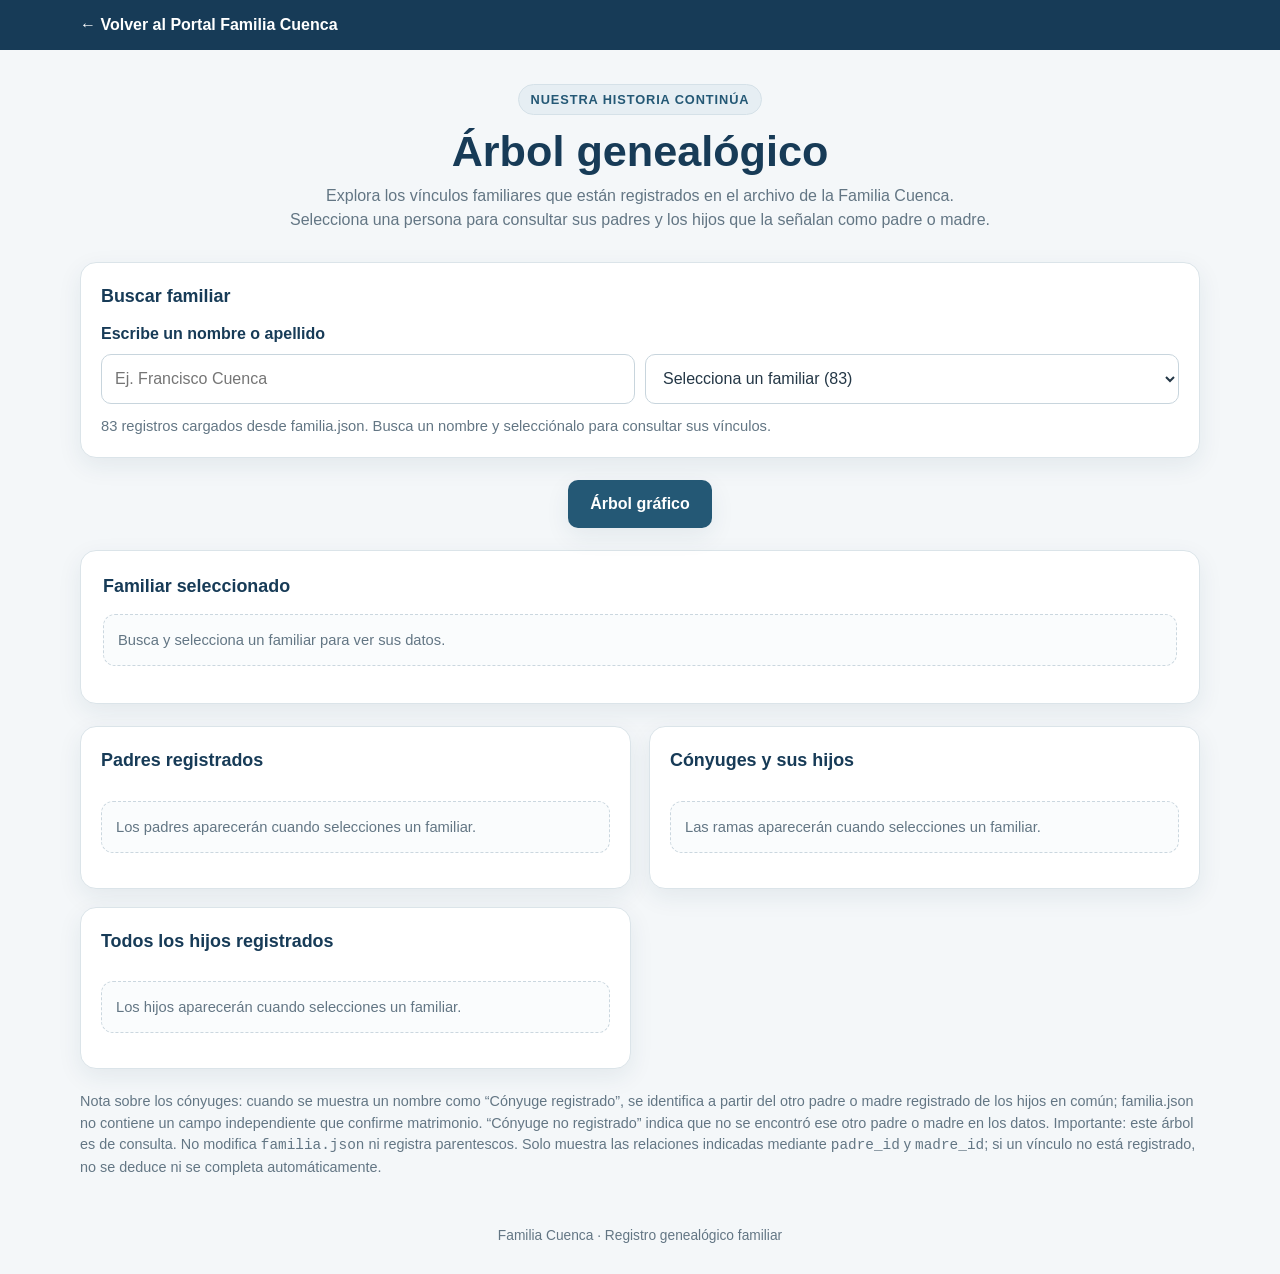
<file: arbol-genealogico.html>
<!DOCTYPE html>
<html lang="es">
<head>
  <meta charset="UTF-8">
  <meta name="viewport" content="width=device-width, initial-scale=1.0">
  <meta name="description" content="Árbol genealógico interactivo de la Familia Cuenca, construido únicamente con parentescos registrados.">
  <title>Árbol Genealógico | Familia Cuenca</title>
  <style>
    :root {
      --azul: #173b57;
      --azul-2: #245875;
      --dorado: #c49a50;
      --fondo: #f4f7f9;
      --tarjeta: #ffffff;
      --texto: #243746;
      --suave: #637684;
      --borde: #dbe4e9;
      --sombra: 0 8px 24px rgba(23, 59, 87, .08);
      --radio: 16px;
    }
    * { box-sizing: border-box; }
    body {
      margin: 0;
      background: var(--fondo);
      color: var(--texto);
      font-family: "Segoe UI", Arial, sans-serif;
      line-height: 1.5;
    }
    .barra-superior {
      background: var(--azul);
      padding: 13px 20px;
    }
    .barra-superior a {
      color: #fff;
      font-weight: 650;
      text-decoration: none;
    }
    .barra-superior a:hover { text-decoration: underline; }
    .contenedor { width: min(1120px, calc(100% - 32px)); margin: 0 auto; }
    header { padding: 34px 0 22px; text-align: center; }
    .sello {
      display: inline-block;
      color: var(--azul-2);
      background: #e6eef3;
      border: 1px solid #d5e1e8;
      border-radius: 999px;
      padding: 5px 12px;
      font-size: .8rem;
      font-weight: 700;
      letter-spacing: .07em;
      text-transform: uppercase;
    }
    h1 { color: var(--azul); margin: 12px 0 7px; font-size: clamp(1.8rem, 4vw, 2.7rem); line-height: 1.15; }
    .intro { max-width: 700px; margin: 0 auto; color: var(--suave); }
    .panel-busqueda {
      background: var(--tarjeta); border: 1px solid var(--borde); border-radius: var(--radio);
      padding: 20px; box-shadow: var(--sombra); margin: 8px 0 22px;
    }
    .panel-busqueda label { display: block; font-weight: 700; color: var(--azul); margin-bottom: 8px; }
    .fila-busqueda { display: flex; gap: 10px; }
    input, select, button { font: inherit; }
    input, select {
      width: 100%; min-width: 0; border: 1px solid #c8d5dd; border-radius: 10px;
      padding: 12px 13px; background: white; color: var(--texto);
    }
    input:focus, select:focus, button:focus-visible, a:focus-visible { outline: 3px solid #e3c98e; outline-offset: 2px; }
    .estado { margin: 11px 0 0; color: var(--suave); font-size: .92rem; }
    .estado.error { color: #9a2f2f; }
    .seccion-titulo { color: var(--azul); margin: 0 0 12px; font-size: 1.12rem; }
    .panel-persona {
      background: var(--tarjeta); border: 1px solid var(--borde); border-radius: var(--radio);
      padding: 22px; box-shadow: var(--sombra); margin-bottom: 22px;
    }
    .persona-principal { display: flex; align-items: center; gap: 16px; }
    .avatar {
      flex: 0 0 64px; width: 64px; height: 64px; display: grid; place-items: center;
      border-radius: 50%; background: #e6eef3; color: var(--azul); font-size: 1.8rem; font-weight: 800;
      overflow: hidden;
    }
    .avatar img { width: 100%; height: 100%; object-fit: cover; }
    .nombre-principal { color: var(--azul); font-size: clamp(1.2rem, 3vw, 1.65rem); margin: 0 0 3px; }
    .id-persona { color: var(--suave); font-size: .86rem; }
    .datos { display: flex; flex-wrap: wrap; gap: 8px; margin-top: 15px; }
    .dato { background: #f0f4f6; border: 1px solid #e0e8ed; border-radius: 999px; padding: 5px 10px; font-size: .88rem; }
    .grilla-relaciones { display: grid; grid-template-columns: repeat(2, minmax(0, 1fr)); gap: 18px; margin-bottom: 22px; }
    .grupo-relacion { background: var(--tarjeta); border: 1px solid var(--borde); border-radius: var(--radio); padding: 20px; box-shadow: var(--sombra); min-width: 0; }
    .lista-personas { display: grid; gap: 10px; }
    .tarjeta-familiar {
      width: 100%; text-align: left; border: 1px solid var(--borde); background: #fff; border-radius: 12px;
      padding: 12px; cursor: pointer; display: flex; align-items: center; gap: 11px; color: var(--texto);
      transition: border-color .15s, transform .15s, background .15s;
    }
    .tarjeta-familiar:hover { border-color: var(--dorado); background: #fffdf8; transform: translateY(-1px); }
    .mini-avatar { width: 42px; height: 42px; flex: 0 0 42px; border-radius: 50%; overflow: hidden; display: grid; place-items: center; background: #e6eef3; color: var(--azul); font-weight: 800; }
    .mini-avatar img { width: 100%; height: 100%; object-fit: cover; }
    .nombre-familiar { display: block; font-weight: 700; }
    .detalle-familiar { display: block; color: var(--suave); font-size: .83rem; margin-top: 2px; }
    .vacio { color: var(--suave); border: 1px dashed #cbd7df; border-radius: 12px; padding: 14px; background: #fafcfd; font-size: .92rem; }
    .nota { margin: 0 0 28px; color: var(--suave); font-size: .9rem; }

    .panel-arbol { background: var(--tarjeta); border: 1px solid var(--borde); border-radius: var(--radio); padding: 18px; box-shadow: var(--sombra); margin: 0 0 22px; }
    .panel-arbol[hidden] { display: none !important; }
    .contenedor-boton-arbol { display: flex; justify-content: center; margin: 0 0 22px; }
    .boton-arbol-grafico { border: 0; border-radius: 10px; padding: 12px 22px; background: var(--azul-2); color: #fff; cursor: pointer; font-weight: 750; box-shadow: var(--sombra); }
    .boton-arbol-grafico:hover { background: var(--azul); }
    .encabezado-arbol { display: flex; flex-wrap: wrap; justify-content: space-between; align-items: center; gap: 10px; margin-bottom: 12px; }
    .acciones-arbol { display: flex; flex-wrap: wrap; gap: 8px; }
    .boton-secundario { border: 1px solid #c8d5dd; border-radius: 9px; padding: 8px 12px; background: #fff; color: var(--azul); cursor: pointer; font-weight: 650; }
    .boton-secundario:hover { background: #f0f5f8; border-color: var(--azul-2); }
    .lienzo-arbol { width: 100%; overflow: auto; border: 1px solid #e3ebef; border-radius: 12px; background: linear-gradient(#fff, #fbfdfe); min-height: 250px; }
    #grafico-arbol { display: block; width: auto; height: auto; max-width: none; }
    .controles-zoom { display: flex; flex-wrap: wrap; align-items: center; gap: 8px; margin: 0 0 10px; }
    .nivel-zoom { min-width: 64px; text-align: center; color: var(--azul); font-weight: 750; font-variant-numeric: tabular-nums; }
    .ayuda-zoom { color: var(--suave); font-size: .85rem; margin-left: auto; }
    .conexion-arbol { fill: none; stroke: #aabcc8; stroke-width: 2.5; }
    .etiqueta-rama { font-size: 11px; font-weight: 700; fill: #526879; }
    .nodo-arbol { cursor: pointer; }
    .nodo-arbol rect { fill: #fff; stroke: #bfd0da; stroke-width: 1.5; }
    .nodo-arbol text { pointer-events: none; fill: var(--texto); font-family: "Segoe UI", Arial, sans-serif; }
    .nodo-arbol .nodo-nombre { font-size: 13px; font-weight: 700; }
    .nodo-arbol .nodo-meta { font-size: 11px; fill: var(--suave); }
    .nodo-arbol.seleccionado rect { fill: #eaf4f8; stroke: var(--azul-2); stroke-width: 3; }
    .nodo-arbol.finado rect { stroke-dasharray: 5 3; }
    .nodo-arbol:hover rect { fill: #fff9eb; stroke: var(--dorado); }
    .leyenda-arbol { display: flex; flex-wrap: wrap; gap: 12px; color: var(--suave); font-size: .85rem; margin-top: 10px; }
    .leyenda-arbol span { display: inline-flex; align-items: center; gap: 6px; }
    .punto-leyenda { width: 11px; height: 11px; border-radius: 50%; display: inline-block; background: #eaf4f8; border: 2px solid var(--azul-2); }
    @media (max-width: 700px) { .panel-arbol { padding: 12px; } .encabezado-arbol { align-items: flex-start; } }

    footer { text-align: center; padding: 20px 12px 28px; color: var(--suave); font-size: .86rem; }
    @media (max-width: 700px) {
      .contenedor { width: min(100% - 22px, 1120px); }
      header { padding-top: 26px; }
      .grilla-relaciones { grid-template-columns: 1fr; }
      .fila-busqueda { flex-direction: column; }
      .panel-persona, .grupo-relacion, .panel-busqueda { padding: 16px; }
      .persona-principal { align-items: flex-start; }
    }
  </style>
</head>
<body>
  <nav class="barra-superior" aria-label="Navegación principal">
    <div class="contenedor"><a href="./index.html">← Volver al Portal Familia Cuenca</a></div>
  </nav>

  <main class="contenedor">
    <header>
      <span class="sello">Nuestra historia continúa</span>
      <h1>Árbol genealógico</h1>
      <p class="intro">Explora los vínculos familiares que están registrados en el archivo de la Familia Cuenca. Selecciona una persona para consultar sus padres y los hijos que la señalan como padre o madre.</p>
    </header>

    <section class="panel-busqueda" aria-labelledby="titulo-busqueda">
      <h2 class="seccion-titulo" id="titulo-busqueda">Buscar familiar</h2>
      <label for="busqueda">Escribe un nombre o apellido</label>
      <div class="fila-busqueda">
        <input id="busqueda" type="search" placeholder="Ej. Francisco Cuenca" autocomplete="off" aria-describedby="ayuda-busqueda">
        <select id="selector-persona" aria-label="Seleccionar familiar" disabled>
          <option value="">Cargando familiares…</option>
        </select>
      </div>
      <p id="ayuda-busqueda" class="estado">La información se carga desde <code>./data/familia.json</code>.</p>
    </section>


    <div class="contenedor-boton-arbol">
      <button type="button" class="boton-arbol-grafico" id="alternar-arbol" aria-expanded="false" aria-controls="panel-arbol">Árbol gráfico</button>
    </div>

    <section class="panel-arbol" id="panel-arbol" aria-labelledby="titulo-grafico" hidden>
      <div class="encabezado-arbol">
        <div>
          <h2 class="seccion-titulo" id="titulo-grafico">Árbol familiar gráfico</h2>
          <p class="estado">Selecciona cualquier tarjeta para explorar a esa persona. Desplázate horizontalmente si el árbol es amplio.</p>
        </div>
        <div class="acciones-arbol">
          <button type="button" class="boton-secundario" id="centrar-arbol">Centrar selección</button>
          <button type="button" class="boton-secundario" id="ver-arbol-completo">Mostrar más generaciones</button>
        </div>
      </div>
      <div class="controles-zoom" aria-label="Controles de zoom del árbol">
        <button type="button" class="boton-secundario" id="zoom-menos" aria-label="Alejar el árbol">− Alejar</button>
        <span class="nivel-zoom" id="nivel-zoom">100%</span>
        <button type="button" class="boton-secundario" id="zoom-mas" aria-label="Acercar el árbol">+ Acercar</button>
        <button type="button" class="boton-secundario" id="zoom-restablecer">Restablecer zoom</button>
        <span class="ayuda-zoom">Las fichas mantienen el mismo tamaño; desplázate para recorrer el árbol.</span>
      </div>
      <div class="lienzo-arbol" id="lienzo-arbol" tabindex="0" aria-label="Gráfico del árbol genealógico desplazable">
        <svg id="grafico-arbol" role="img" aria-label="Árbol genealógico de la persona seleccionada" xmlns="http://www.w3.org/2000/svg"></svg>
      </div>
      <div class="leyenda-arbol"><span><i class="punto-leyenda"></i> Persona seleccionada</span><span>Las líneas representan exclusivamente parentescos registrados</span><span>Colores de rama según el otro padre o madre registrado</span><span>🕊️ Persona finada</span></div>
    </section>

    <section class="panel-persona" aria-labelledby="titulo-persona" aria-live="polite">
      <h2 class="seccion-titulo" id="titulo-persona">Familiar seleccionado</h2>
      <div id="detalle-persona"><p class="vacio">Cargando el registro familiar…</p></div>
    </section>

    <div class="grilla-relaciones">
      <section class="grupo-relacion" aria-labelledby="titulo-padres">
        <h2 class="seccion-titulo" id="titulo-padres">Padres registrados</h2>
        <div id="lista-padres" class="lista-personas"><p class="vacio">Esperando los datos…</p></div>
      </section>
      <section class="grupo-relacion" aria-labelledby="titulo-ramas">
        <h2 class="seccion-titulo" id="titulo-ramas">Cónyuges y sus hijos</h2>
        <div id="lista-ramas" class="lista-personas"><p class="vacio">Busca y selecciona un familiar para consultar sus ramas.</p></div>
      </section>
      <section class="grupo-relacion" aria-labelledby="titulo-hijos">
        <h2 class="seccion-titulo" id="titulo-hijos">Todos los hijos registrados</h2>
        <div id="lista-hijos" class="lista-personas"><p class="vacio">Esperando los datos…</p></div>
      </section>
    </div>

    <p class="nota">Nota sobre los cónyuges: cuando se muestra un nombre como “Cónyuge registrado”, se identifica a partir del otro padre o madre registrado de los hijos en común; familia.json no contiene un campo independiente que confirme matrimonio. “Cónyuge no registrado” indica que no se encontró ese otro padre o madre en los datos. Importante: este árbol es de consulta. No modifica <code>familia.json</code> ni registra parentescos. Solo muestra las relaciones indicadas mediante <code>padre_id</code> y <code>madre_id</code>; si un vínculo no está registrado, no se deduce ni se completa automáticamente.</p>
  </main>

  <footer>Familia Cuenca · Registro genealógico familiar</footer>

  <script>
    (() => {
      "use strict";
      const RUTA_DATOS = "./data/familia.json";
      const busqueda = document.getElementById("busqueda");
      const selector = document.getElementById("selector-persona");
      const estado = document.getElementById("ayuda-busqueda");
      const detalle = document.getElementById("detalle-persona");
      const listaPadres = document.getElementById("lista-padres");
      const listaHijos = document.getElementById("lista-hijos");
      const listaRamas = document.getElementById("lista-ramas");
      const graficoArbol = document.getElementById("grafico-arbol");
      const lienzoArbol = document.getElementById("lienzo-arbol");
      const panelArbol = document.getElementById("panel-arbol");
      const botonAlternarArbol = document.getElementById("alternar-arbol");
      const botonCentrar = document.getElementById("centrar-arbol");
      const botonGeneraciones = document.getElementById("ver-arbol-completo");
      const botonZoomMenos = document.getElementById("zoom-menos");
      const botonZoomMas = document.getElementById("zoom-mas");
      const botonZoomRestablecer = document.getElementById("zoom-restablecer");
      const etiquetaZoom = document.getElementById("nivel-zoom");
      let zoomArbol = 1;
      let generacionesExtra = false;
      let familia = [];
      let personaActualId = "";

      const texto = (valor, alternativo = "No registrado") => {
        if (valor === null || valor === undefined || String(valor).trim() === "") return alternativo;
        return String(valor).trim();
      };
      const normalizar = valor => String(valor ?? "").normalize("NFD").replace(/[\u0300-\u036f]/g, "").toLocaleLowerCase("es-MX");
      const buscarPorId = id => familia.find(p => String(p.id) === String(id));
      const iniciales = nombre => texto(nombre, "?").split(/\s+/).filter(Boolean).slice(0, 2).map(p => p[0]).join("").toLocaleUpperCase("es-MX");

      function crearAvatar(persona, clase = "mini-avatar") {
        const avatar = document.createElement("span");
        avatar.className = clase;
        const foto = texto(persona.foto, "");
        if (foto) {
          const img = document.createElement("img");
          img.src = foto;
          img.alt = "";
          img.loading = "lazy";
          img.onerror = () => { avatar.textContent = iniciales(persona.nombre); };
          avatar.appendChild(img);
        } else {
          avatar.textContent = iniciales(persona.nombre);
        }
        return avatar;
      }

      function crearTarjeta(persona, relacion) {
        const boton = document.createElement("button");
        boton.type = "button";
        boton.className = "tarjeta-familiar";
        boton.setAttribute("aria-label", `Consultar a ${texto(persona.nombre)}`);
        boton.appendChild(crearAvatar(persona));
        const contenido = document.createElement("span");
        const nombre = document.createElement("span");
        nombre.className = "nombre-familiar";
        nombre.textContent = texto(persona.nombre);
        const detalle = document.createElement("span");
        detalle.className = "detalle-familiar";
        const ubicacion = [persona.ciudad, persona.estado, persona.pais].filter(v => texto(v, "") !== "").join(", ");
        detalle.textContent = [relacion, ubicacion].filter(Boolean).join(" · ") || texto(persona.id);
        contenido.append(nombre, detalle);
        boton.appendChild(contenido);
        boton.addEventListener("click", () => seleccionarPersona(persona.id));
        return boton;
      }

      function mostrarVacio(contenedor, mensaje) {
        const p = document.createElement("p");
        p.className = "vacio";
        p.textContent = mensaje;
        contenedor.replaceChildren(p);
      }

      function agregarDato(contenedor, etiqueta, valor) {
        const span = document.createElement("span");
        span.className = "dato";
        span.textContent = `${etiqueta}: ${valor}`;
        contenedor.appendChild(span);
      }

      function renderizarPersona(persona) {
        if (!persona) {
          mostrarVacio(detalle, "No se encontró el familiar seleccionado.");
          mostrarVacio(listaPadres, "No hay datos disponibles.");
          mostrarVacio(listaHijos, "No hay datos disponibles.");
          mostrarVacio(listaRamas, "No hay datos disponibles.");
          return;
        }

        const bloque = document.createElement("div");
        const cabecera = document.createElement("div");
        cabecera.className = "persona-principal";
        cabecera.appendChild(crearAvatar(persona, "avatar"));
        const nombres = document.createElement("div");
        const nombre = document.createElement("h3");
        nombre.className = "nombre-principal";
        nombre.textContent = texto(persona.nombre);
        const id = document.createElement("div");
        id.className = "id-persona";
        id.textContent = `Registro: ${texto(persona.id)}`;
        nombres.append(nombre, id);
        cabecera.appendChild(nombres);
        bloque.appendChild(cabecera);

        const datos = document.createElement("div");
        datos.className = "datos";
        agregarDato(datos, "Nacimiento", texto(persona.fecha));
        agregarDato(datos, "Año", texto(persona.anio));
        agregarDato(datos, "Género", texto(persona.genero));
        agregarDato(datos, "Estatus", persona.estatus === "Finado" ? "Finado 🕊️" : texto(persona.estatus));
        const ubicacion = [persona.ciudad, persona.estado, persona.pais].filter(v => texto(v, "") !== "").join(", ");
        if (ubicacion) agregarDato(datos, "Residencia", ubicacion);
        bloque.appendChild(datos);
        detalle.replaceChildren(bloque);

        const padres = [];
        if (texto(persona.padre_id, "") !== "") {
          const padre = buscarPorId(persona.padre_id);
          if (padre) padres.push({ persona: padre, relacion: "Padre" });
        }
        if (texto(persona.madre_id, "") !== "") {
          const madre = buscarPorId(persona.madre_id);
          if (madre) padres.push({ persona: madre, relacion: "Madre" });
        }
        if (padres.length) listaPadres.replaceChildren(...padres.map(p => crearTarjeta(p.persona, p.relacion)));
        else mostrarVacio(listaPadres, "No hay padre o madre registrado para esta persona.");

        const hijos = familia.filter(hijo =>
          (texto(hijo.padre_id, "") !== "" && String(hijo.padre_id) === String(persona.id)) ||
          (texto(hijo.madre_id, "") !== "" && String(hijo.madre_id) === String(persona.id))
        );
        if (hijos.length) {
          listaHijos.replaceChildren(...hijos.map(hijo => {
            const roles = [];
            if (String(hijo.padre_id ?? "") === String(persona.id)) roles.push("Padre registrado");
            if (String(hijo.madre_id ?? "") === String(persona.id)) roles.push("Madre registrada");
            return crearTarjeta(hijo, roles.join(" y "));
          }));
          const grupos = new Map();
          hijos.forEach(hijo => {
            const otroId = [hijo.padre_id, hijo.madre_id]
              .find(id => texto(id, "") !== "" && String(id) !== String(persona.id));
            const clave = otroId ? String(otroId) : "sin-otro-progenitor";
            if (!grupos.has(clave)) grupos.set(clave, { otro: otroId ? buscarPorId(otroId) : null, hijos: [] });
            grupos.get(clave).hijos.push(hijo);
          });
          listaRamas.replaceChildren();
          grupos.forEach(grupo => {
            const caja = document.createElement("div");
            caja.className = "grupo-rama-conyuge";
            caja.style.cssText = "border:1px solid #d7e1e8;border-left:4px solid #5685a2;border-radius:10px;padding:12px;margin:0 0 12px;background:#f8fbfd";
            const titulo = document.createElement("h3");
            titulo.style.cssText = "font-size:1rem;margin:0 0 8px;color:#173b57";
            titulo.textContent = grupo.otro ? `Cónyuge registrado: ${texto(grupo.otro.nombre)}` : "Cónyuge no registrado";
            caja.appendChild(titulo);
            const lista = document.createElement("div");
            lista.className = "lista-personas";
            grupo.hijos.forEach(hijo => lista.appendChild(crearTarjeta(hijo, "Hijo/a de esta rama")));
            caja.appendChild(lista);
            listaRamas.appendChild(caja);
          });
        } else {
          mostrarVacio(listaHijos, "No hay hijos que tengan registrada a esta persona como padre o madre.");
          mostrarVacio(listaRamas, "No hay ramas de descendencia registradas para esta persona.");
        }
      }

      function seleccionarPersona(id) {
        const persona = buscarPorId(id);
        if (!persona) return;
        personaActualId = String(persona.id);
        selector.value = personaActualId;
        renderizarPersona(persona);
        renderizarArbol(persona);
      }

      function actualizarOpciones(filtro = "") {
        const anterior = personaActualId;
        const consulta = normalizar(filtro.trim());
        const coincidencias = familia.filter(persona => !consulta || normalizar(persona.nombre).includes(consulta) || normalizar(persona.id).includes(consulta));
        selector.replaceChildren();
        if (!coincidencias.length) {
          const opcion = document.createElement("option");
          opcion.value = "";
          opcion.textContent = "No se encontraron coincidencias";
          selector.appendChild(opcion);
          selector.disabled = true;
          return;
        }
        const instruccion = document.createElement("option");
        instruccion.value = "";
        instruccion.textContent = `Selecciona un familiar (${coincidencias.length})`;
        selector.appendChild(instruccion);
        coincidencias.sort((a, b) => texto(a.nombre).localeCompare(texto(b.nombre), "es-MX"));
        coincidencias.forEach(persona => {
          const opcion = document.createElement("option");
          opcion.value = String(persona.id);
          opcion.textContent = `${texto(persona.nombre)} · ${texto(persona.id)}`;
          selector.appendChild(opcion);
        });
        selector.disabled = false;
        if (coincidencias.some(p => String(p.id) === anterior)) selector.value = anterior;
        else if (coincidencias.length === 1) seleccionarPersona(coincidencias[0].id);
      }

      function svgElemento(nombre, atributos = {}) {
        const elemento = document.createElementNS("http://www.w3.org/2000/svg", nombre);
        Object.entries(atributos).forEach(([clave, valor]) => elemento.setAttribute(clave, String(valor)));
        return elemento;
      }

      function padresDe(persona) {
        return [persona.padre_id, persona.madre_id]
          .filter(id => texto(id, "") !== "")
          .map(buscarPorId).filter(Boolean);
      }

      function hijosDe(persona) {
        return familia.filter(hijo =>
          String(hijo.padre_id ?? "") === String(persona.id) ||
          String(hijo.madre_id ?? "") === String(persona.id)
        );
      }

      function armarGeneraciones(persona) {
        const niveles = new Map();
        const visitadosArriba = new Set([String(persona.id)]);
        let actual = [persona];
        const profundidad = generacionesExtra ? 4 : 2;
        for (let nivel = 0; nivel <= profundidad; nivel++) {
          niveles.set(-nivel, actual);
          const siguientes = [];
          actual.forEach(p => padresDe(p).forEach(padre => {
            const id = String(padre.id);
            if (!visitadosArriba.has(id)) { visitadosArriba.add(id); siguientes.push(padre); }
          }));
          actual = siguientes;
          if (!actual.length) break;
        }
        // Mostrar junto a la persona seleccionada a los cónyuges
        // que estén explícitamente registrados para sus hijos. Esto permite
        // distinguir ramas de hijos por co-progenitor sin asumir matrimonio.
        const coProgenitores = [];
        const idsCoProgenitores = new Set([String(persona.id)]);
        hijosDe(persona).forEach(hijo => {
          [hijo.padre_id, hijo.madre_id].filter(id => texto(id, "") !== "").forEach(id => {
            const coProgenitor = buscarPorId(id);
            if (coProgenitor && String(coProgenitor.id) !== String(persona.id) && !idsCoProgenitores.has(String(coProgenitor.id))) {
              idsCoProgenitores.add(String(coProgenitor.id));
              coProgenitores.push(coProgenitor);
            }
          });
        });
        if (coProgenitores.length) niveles.set(0, [persona, ...coProgenitores]);

        const visitadosAbajo = new Set([String(persona.id)]);
        actual = [persona];
        const profundidadAbajo = generacionesExtra ? 3 : 2;
        for (let nivel = 1; nivel <= profundidadAbajo; nivel++) {
          const siguientes = [];
          actual.forEach(p => hijosDe(p).forEach(hijo => {
            const id = String(hijo.id);
            if (!visitadosAbajo.has(id)) { visitadosAbajo.add(id); siguientes.push(hijo); }
          }));
          if (!siguientes.length) break;
          niveles.set(nivel, siguientes);
          actual = siguientes;
        }
        return niveles;
      }

      function renderizarArbol(persona) {
        if (!persona) return;
        const niveles = armarGeneraciones(persona);
        const nivelesOrdenados = [...niveles.keys()].sort((a, b) => a - b);
        const nodos = [];
        const posiciones = new Map();
        const anchoNodo = 184;
        const altoNodo = 66;
        const separacionX = 24;
        const separacionY = 88;
        const margen = 28;
        const maxNodos = Math.max(1, ...nivelesOrdenados.map(n => (niveles.get(n) || []).length));
        const ancho = Math.max(700, maxNodos * (anchoNodo + separacionX) + margen * 2);
        const alto = Math.max(210, nivelesOrdenados.length * separacionY + 55);
        graficoArbol.setAttribute("viewBox", `0 0 ${ancho} ${alto}`);
        graficoArbol.setAttribute("width", Math.round(ancho * zoomArbol));
        graficoArbol.setAttribute("height", Math.round(alto * zoomArbol));
        etiquetaZoom.textContent = `${Math.round(zoomArbol * 100)}%`;
        botonZoomMenos.disabled = zoomArbol <= 0.5;
        botonZoomMas.disabled = zoomArbol >= 1.8;
        graficoArbol.replaceChildren();

        nivelesOrdenados.forEach((nivel, indiceNivel) => {
          const personas = niveles.get(nivel) || [];
          const espacio = anchoNodo + separacionX;
          const anchoFila = personas.length * espacio - separacionX;
          const inicioX = Math.max(margen, (ancho - anchoFila) / 2);
          personas.forEach((p, indice) => {
            const x = inicioX + indice * espacio;
            const y = 24 + indiceNivel * separacionY;
            const nodo = { persona: p, nivel, x, y, ancho: anchoNodo, alto: altoNodo };
            nodos.push(nodo);
            posiciones.set(`${nivel}:${String(p.id)}`, nodo);
          });
        });

        // Cada hijo directo de la persona seleccionada inicia una rama.
        // El color se define por el otro progenitor registrado y se propaga
        // a sus descendientes para que las líneas no se confundan al cruzarse.
        // Esto representa parentescos registrados; no presupone matrimonios.
        const paletaRamas = ["#2878b5", "#b45f8c", "#39856a", "#b17a2c", "#7656a6", "#168b91", "#bd5b4a", "#64748b"];
        const colorPorCoProgenitor = new Map();
        let indiceColor = 0;
        const coProgenitorDeHijo = hijo => {
          const candidatos = [hijo.padre_id, hijo.madre_id]
            .filter(id => texto(id, "") !== "" && String(id) !== String(persona.id));
          return candidatos.length ? buscarPorId(candidatos[0]) : null;
        };
        const colorRamaPorPersona = new Map();
        hijosDe(persona).forEach(hijo => {
          const otro = coProgenitorDeHijo(hijo);
          // Solo se asigna una rama diferenciada cuando el otro progenitor
          // está realmente registrado; de lo contrario la línea queda neutra.
          if (otro) {
            if (!colorPorCoProgenitor.has(String(otro.id))) {
              colorPorCoProgenitor.set(String(otro.id), paletaRamas[indiceColor++ % paletaRamas.length]);
            }
            colorRamaPorPersona.set(String(hijo.id), colorPorCoProgenitor.get(String(otro.id)));
          }
        });
        // Propagar el color de cada rama a las siguientes generaciones usando
        // los vínculos padre/madre explícitos. Se recorren los niveles de arriba
        // hacia abajo para que cada descendiente herede el color de su línea.
        nivelesOrdenados.filter(nivel => nivel > 1).forEach(nivel => {
          (niveles.get(nivel) || []).forEach(descendiente => {
            const idsPadres = [descendiente.padre_id, descendiente.madre_id]
              .filter(id => texto(id, "") !== "");
            const coloresPadres = idsPadres
              .map(id => colorRamaPorPersona.get(String(id)))
              .filter(Boolean);
            if (coloresPadres.length) {
              // Si los padres pertenecen a ramas distintas, no se fuerza una
              // asociación arbitraria: se toma el color solo si coincide.
              const unicos = [...new Set(coloresPadres)];
              if (unicos.length === 1) colorRamaPorPersona.set(String(descendiente.id), unicos[0]);
            }
          });
        });

        const capaLineas = svgElemento("g", { "aria-hidden": "true" });
        nodos.forEach(nodo => {
          const p = nodo.persona;
          let padres = [];
          if (texto(p.padre_id, "") !== "") padres.push(buscarPorId(p.padre_id));
          if (texto(p.madre_id, "") !== "") padres.push(buscarPorId(p.madre_id));
          padres.filter(Boolean).forEach(padre => {
            const origen = posiciones.get(`${nodo.nivel - 1}:${String(padre.id)}`);
            if (!origen) return;
            const x1 = origen.x + origen.ancho / 2;
            const y1 = origen.y + origen.alto;
            const x2 = nodo.x + nodo.ancho / 2;
            const y2 = nodo.y;
            const medio = (y1 + y2) / 2;
            const colorRama = colorRamaPorPersona.get(String(p.id)) || colorRamaPorPersona.get(String(padre.id)) || null;
            capaLineas.appendChild(svgElemento("path", {
              d: `M ${x1} ${y1} V ${medio} H ${x2} V ${y2}`,
              class: "conexion-arbol",
              stroke: colorRama || "#aabcc8",
              "stroke-width": colorRama ? 3.2 : 2.5,
              "stroke-linecap": "round",
              "stroke-linejoin": "round"
            }));
          });
        });
        graficoArbol.appendChild(capaLineas);

        nodos.forEach(nodo => {
          const p = nodo.persona;
          const grupo = svgElemento("g", {
            class: `nodo-arbol${String(p.id) === String(persona.id) ? " seleccionado" : ""}${p.estatus === "Finado" ? " finado" : ""}`,
            transform: `translate(${nodo.x}, ${nodo.y})`,
            tabindex: "0", role: "button", "aria-label": `Seleccionar ${texto(p.nombre)}${p.estatus === "Finado" ? ", finado" : ""}`
          });
          const colorRama = colorRamaPorPersona.get(String(p.id)) || null;
          grupo.appendChild(svgElemento("rect", {
            x: 0, y: 0, width: nodo.ancho, height: nodo.alto, rx: 11, ry: 11,
            stroke: colorRama || "#bfd0da",
            "stroke-width": colorRama ? 2.5 : 1.5
          }));
          const nombre = texto(p.nombre);
          const maxChars = 24;
          const nombreVisible = nombre.length > maxChars ? nombre.slice(0, maxChars - 1) + "…" : nombre;
          const titulo = svgElemento("text", { x: 12, y: 25, class: "nodo-nombre" });
          titulo.textContent = nombreVisible;
          grupo.appendChild(titulo);
          const meta = svgElemento("text", { x: 12, y: 44, class: "nodo-meta" });
          const datosMeta = [texto(p.id), p.estatus === "Finado" ? "Finado 🕊️" : texto(p.fecha, "Nacimiento no registrado")].join(" · ");
          meta.textContent = datosMeta.length > 29 ? datosMeta.slice(0, 28) + "…" : datosMeta;
          grupo.appendChild(meta);
          const activar = () => seleccionarPersona(p.id);
          grupo.addEventListener("click", activar);
          grupo.addEventListener("keydown", evento => { if (evento.key === "Enter" || evento.key === " ") { evento.preventDefault(); activar(); } });
          graficoArbol.appendChild(grupo);
        });
      }

      function centrarSeleccion() {
        const nodo = graficoArbol.querySelector(".nodo-arbol.seleccionado");
        if (!nodo) return;
        const lienzoRect = lienzoArbol.getBoundingClientRect();
        const nodoRect = nodo.getBoundingClientRect();
        lienzoArbol.scrollLeft += (nodoRect.left + nodoRect.width / 2) - (lienzoRect.left + lienzoRect.width / 2);
      }

      async function iniciar() {
        try {
          const respuesta = await fetch(RUTA_DATOS, { cache: "no-store" });
          if (!respuesta.ok) throw new Error(`No se pudo leer familia.json (HTTP ${respuesta.status}).`);
          const datos = await respuesta.json();
          if (!Array.isArray(datos)) throw new Error("El archivo familia.json debe contener una lista de personas.");
          familia = datos.filter(persona => persona && persona.id !== undefined && persona.id !== null);
          if (!familia.length) throw new Error("No se encontraron registros con identificador en familia.json.");
          actualizarOpciones();
          estado.textContent = `${familia.length} registros cargados desde familia.json. Busca un nombre y selecciónalo para consultar sus vínculos.`;
          mostrarVacio(detalle, "Busca y selecciona un familiar para ver sus datos.");
          mostrarVacio(listaPadres, "Los padres aparecerán cuando selecciones un familiar.");
          mostrarVacio(listaHijos, "Los hijos aparecerán cuando selecciones un familiar.");
          mostrarVacio(listaRamas, "Las ramas aparecerán cuando selecciones un familiar.");
        } catch (error) {
          console.error("Error al cargar el árbol genealógico:", error);
          estado.textContent = "No fue posible cargar familia.json. Verifica que este HTML esté en la raíz del portal y que exista la carpeta data con familia.json.";
          estado.classList.add("error");
          selector.disabled = true;
          mostrarVacio(detalle, "No se pudieron cargar los datos familiares.");
          mostrarVacio(listaPadres, "No se pudieron cargar los datos familiares.");
          mostrarVacio(listaHijos, "No se pudieron cargar los datos familiares.");
          mostrarVacio(listaRamas, "No se pudieron cargar los datos familiares.");
        }
      }

      busqueda.addEventListener("input", () => actualizarOpciones(busqueda.value));
      selector.addEventListener("change", () => {
        if (selector.value) seleccionarPersona(selector.value);
      });
      botonAlternarArbol.addEventListener("click", () => {
        const mostrar = panelArbol.hidden;
        panelArbol.hidden = !mostrar;
        botonAlternarArbol.setAttribute("aria-expanded", String(mostrar));
        botonAlternarArbol.textContent = mostrar ? "Ocultar árbol gráfico" : "Árbol gráfico";
        if (mostrar) requestAnimationFrame(centrarSeleccion);
      });
      botonCentrar.addEventListener("click", centrarSeleccion);
      function cambiarZoom(delta) {
        zoomArbol = Math.max(0.5, Math.min(1.8, Math.round((zoomArbol + delta) * 10) / 10));
        const persona = buscarPorId(personaActualId);
        if (persona) renderizarArbol(persona);
        requestAnimationFrame(centrarSeleccion);
      }
      botonZoomMenos.addEventListener("click", () => cambiarZoom(-0.1));
      botonZoomMas.addEventListener("click", () => cambiarZoom(0.1));
      botonZoomRestablecer.addEventListener("click", () => {
        zoomArbol = 1;
        const persona = buscarPorId(personaActualId);
        if (persona) renderizarArbol(persona);
        requestAnimationFrame(centrarSeleccion);
      });
      botonGeneraciones.addEventListener("click", () => {
        generacionesExtra = !generacionesExtra;
        botonGeneraciones.textContent = generacionesExtra ? "Mostrar menos generaciones" : "Mostrar más generaciones";
        const persona = buscarPorId(personaActualId);
        if (persona) renderizarArbol(persona);
        centrarSeleccion();
      });
      iniciar();
    })();
  </script>
</body>
</html>
</file>
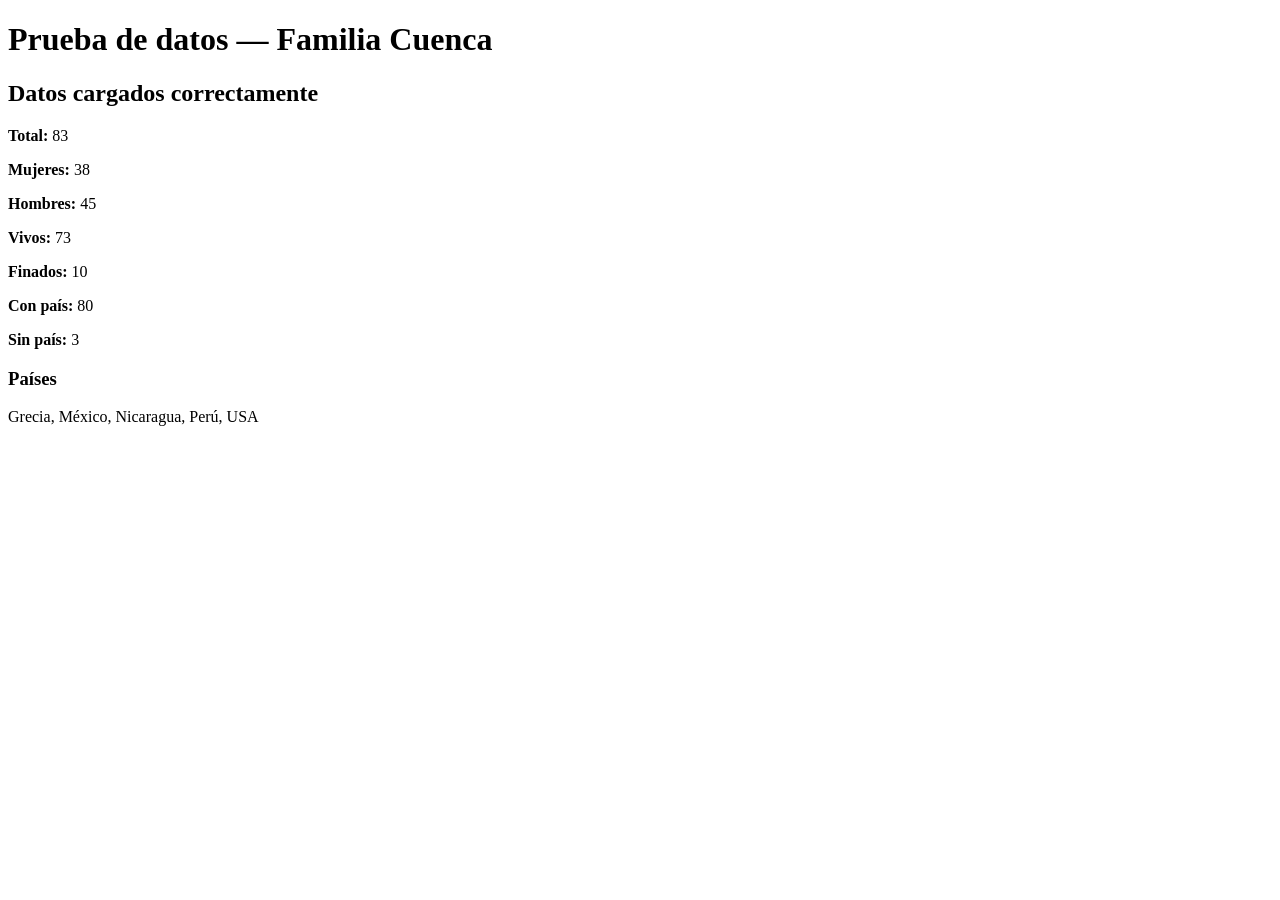
<file: prueba-datos.html>
<!DOCTYPE html>
<html lang="es">

<head>
    <meta charset="UTF-8">
    <meta name="viewport" content="width=device-width, initial-scale=1.0">

    <title>Prueba Datos Familia Cuenca</title>
</head>

<body>

    <h1>Prueba de datos — Familia Cuenca</h1>

    <div id="resultado">
        Cargando información...
    </div>


    <script src="js/familia-data.js"></script>

    <script>

        async function iniciarPrueba() {

            try {

                await FamiliaCuenca.cargar();

                const datos = FamiliaCuenca.estadisticas();

                document.getElementById("resultado").innerHTML = `

                    <h2>Datos cargados correctamente</h2>

                    <p><strong>Total:</strong> ${datos.total}</p>

                    <p><strong>Mujeres:</strong> ${datos.mujeres}</p>

                    <p><strong>Hombres:</strong> ${datos.hombres}</p>

                    <p><strong>Vivos:</strong> ${datos.vivos}</p>

                    <p><strong>Finados:</strong> ${datos.finados}</p>

                    <p><strong>Con país:</strong> ${datos.conPais}</p>

                    <p><strong>Sin país:</strong> ${datos.sinPais}</p>

                    <h3>Países</h3>

                    <p>
                        ${datos.paises.join(", ")}
                    </p>

                `;

            } catch (error) {

                document.getElementById("resultado").innerHTML = `

                    <h2 style="color:red;">
                        Error cargando los datos
                    </h2>

                    <pre>${error}</pre>

                `;

            }

        }

        iniciarPrueba();

    </script>

</body>

</html>
</file>
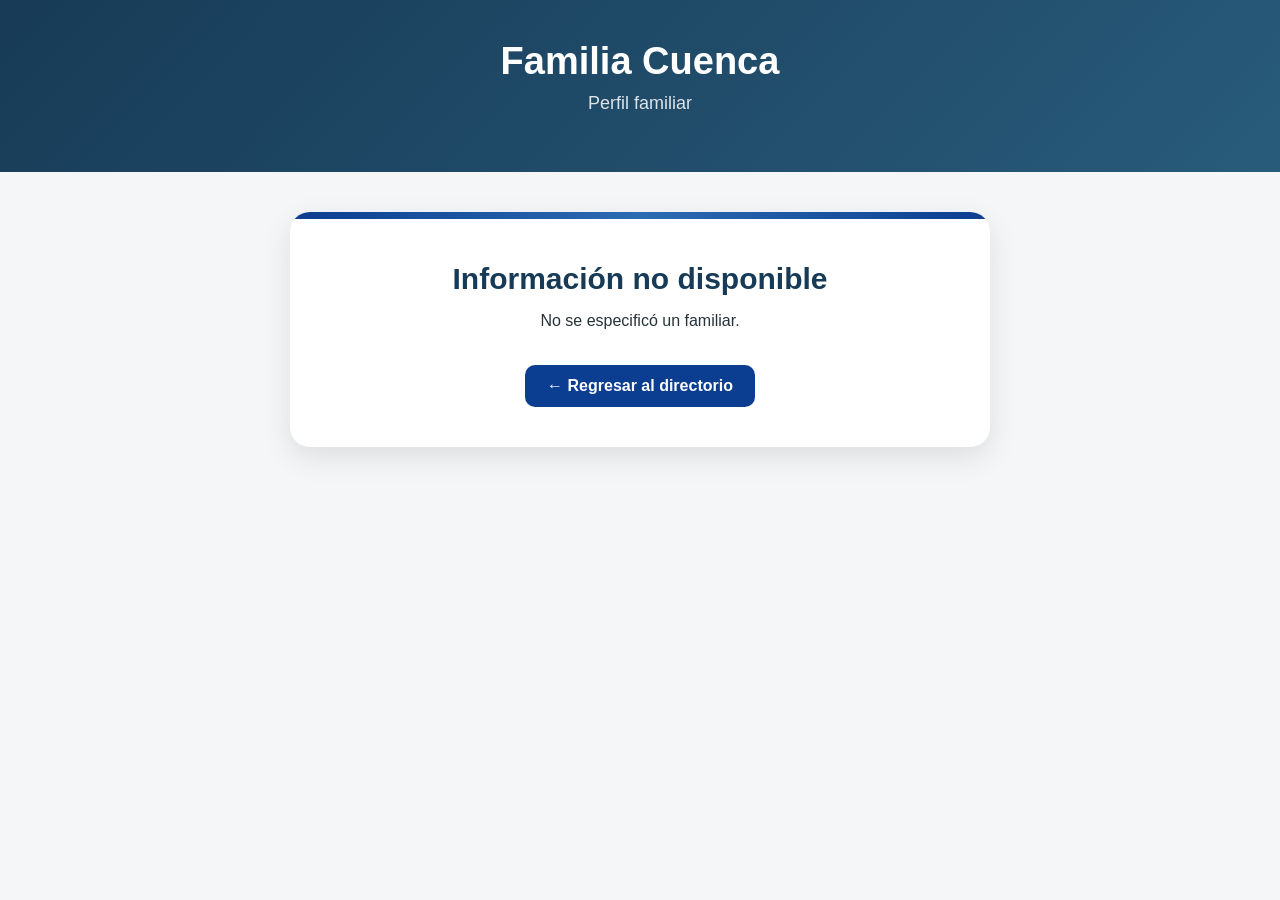
<file: familia/perfil.html>
<!DOCTYPE html>
<html lang="es">

<head>

    <meta charset="UTF-8">

    <meta
        name="viewport"
        content="width=device-width, initial-scale=1.0"
    >

    <title>Familia Cuenca — Perfil</title>

    <link
        rel="stylesheet"
        href="familia.css"
    >

    <style>

        /* =====================================================
           FICHA INDIVIDUAL
           ===================================================== */

        .pagina-perfil {

            max-width: 900px;

            margin: 40px auto;

            padding: 0 20px;

        }


        .perfil-familiar {

            background: white;

            border-radius: 20px;

            padding: 40px;

            box-shadow:
                0 10px 30px rgba(0,0,0,0.10);

            text-align: center;

            position: relative;

            overflow: hidden;

        }


        /* Línea superior */

        .perfil-familiar::before {

            content: "";

            position: absolute;

            top: 0;

            left: 0;

            right: 0;

            height: 7px;

            background:
                linear-gradient(
                    90deg,
                    #0b3d91,
                    #2c6bb2,
                    #0b3d91
                );

        }


        /* Avatar */

        .avatar-perfil {

            width: 150px;

            height: 150px;

            margin: 10px auto 20px;

            border-radius: 50%;

            display: flex;

            align-items: center;

            justify-content: center;

            overflow: hidden;

            background: #e9eef5;

            color: #0b3d91;

            font-size: 64px;

            font-weight: bold;

            border: 5px solid white;

            box-shadow:
                0 5px 18px rgba(0,0,0,0.15);

        }


        .avatar-perfil img {

            width: 100%;

            height: 100%;

            object-fit: cover;

        }


        /* Nombre */

        .nombre-perfil {

            margin: 10px 0 5px;

            font-size: 30px;

            color: #183b63;

        }


        /* ID */

        .id-perfil {

            display: inline-block;

            background: #eef3f8;

            color: #64748b;

            padding: 5px 14px;

            border-radius: 20px;

            font-size: 13px;

            margin-bottom: 30px;

            letter-spacing: 1px;

        }


        /* Información */

        .datos-perfil {

            display: grid;

            grid-template-columns:
                repeat(2, minmax(0, 1fr));

            gap: 15px;

            text-align: left;

            margin-top: 20px;

        }


        .dato-perfil {

            background: #f7f9fb;

            border-radius: 12px;

            padding: 18px;

            border: 1px solid #e5eaf0;

        }


        .dato-perfil .icono {

            font-size: 25px;

            margin-bottom: 8px;

        }


        .dato-perfil .etiqueta {

            display: block;

            font-size: 12px;

            color: #718096;

            text-transform: uppercase;

            letter-spacing: 0.7px;

            margin-bottom: 5px;

        }


        .dato-perfil .valor {

            font-size: 17px;

            font-weight: bold;

            color: #26384a;

        }


        /* Estado */

        .estado-vivo {

            color: #198754 !important;

        }


        .estado-finado {

            color: #6c757d !important;

        }


        /* Navegación */

        .acciones-perfil {

            margin-top: 35px;

            display: flex;

            justify-content: center;

            gap: 12px;

            flex-wrap: wrap;

        }


        .boton-perfil {

            display: inline-block;

            padding: 12px 22px;

            border-radius: 10px;

            text-decoration: none;

            font-weight: bold;

            background: #0b3d91;

            color: white;

            transition:
                transform 0.2s,
                box-shadow 0.2s;

        }


        .boton-perfil:hover {

            transform: translateY(-2px);

            box-shadow:
                0 5px 12px rgba(0,0,0,0.15);

        }


        .boton-secundario {

            background: #eef3f8;

            color: #183b63;

        }


        /* Pie */

        .leyenda-perfil {

            margin-top: 25px;

            color: #8a94a6;

            font-size: 12px;

        }


        /* =====================================================
           MÓVIL
           ===================================================== */

        @media (max-width: 650px) {

            .pagina-perfil {

                margin: 20px auto;

                padding: 0 12px;

            }


            .perfil-familiar {

                padding: 30px 20px;

                border-radius: 15px;

            }


            .nombre-perfil {

                font-size: 23px;

            }


            .avatar-perfil {

                width: 120px;

                height: 120px;

                font-size: 50px;

            }


            .datos-perfil {

                grid-template-columns: 1fr;

            }

        }

    </style>

</head>


<body>


<header>

    <h1>Familia Cuenca</h1>

    <p>Perfil familiar</p>

</header>


<main class="pagina-perfil">

    <div id="perfil">

        Cargando información...

    </div>

</main>


<!-- =========================================================
     MOTOR DE DATOS
     ========================================================= -->

<script src="../js/familia-data.js"></script>


<!-- =========================================================
     PERFIL
     ========================================================= -->

<script>

async function cargarPerfil() {

    try {

        await FamiliaCuenca.cargar();


        const parametros =
            new URLSearchParams(
                window.location.search
            );


        const id =
            parametros.get("id");


        if (!id) {

            mostrarError(
                "No se especificó un familiar."
            );

            return;

        }


        const persona =
            FamiliaCuenca.buscarPorId(id);


        if (!persona) {

            mostrarError(
                "No encontramos ese familiar."
            );

            return;

        }


        mostrarPerfil(persona);


    } catch (error) {

        console.error(
            "Error cargando el perfil:",
            error
        );


        mostrarError(
            "No fue posible cargar la información."
        );

    }

}


// ============================================================
// MOSTRAR PERFIL
// ============================================================

function mostrarPerfil(persona) {

    const contenedor =
        document.getElementById(
            "perfil"
        );


    const ubicacion = [

        persona.ciudad,
        persona.estado,
        persona.pais

    ]
        .filter(Boolean)
        .join(", ");


    const inicial =
        persona.nombre
            .charAt(0)
            .toUpperCase();


    const generoIcono =
        persona.genero === "F"
            ? "👩"
            : "👨";


    const generoTexto =
        persona.genero === "F"
            ? "Femenino"
            : "Masculino";


    const estatusIcono =
        persona.estatus === "Vivo"
            ? "🟢"
            : "⚪";


    const estatusClase =
        persona.estatus === "Vivo"
            ? "estado-vivo"
            : "estado-finado";


    const foto = persona.foto

        ? `
            <img
                src="${persona.foto}"
                alt="${persona.nombre}"
            >
          `

        : inicial;


    contenedor.innerHTML = `

        <article class="perfil-familiar">


            <div class="avatar-perfil">

                ${foto}

            </div>


            <h2 class="nombre-perfil">

                ${persona.nombre}

            </h2>


            <div class="id-perfil">

                ${persona.id}

            </div>


            <section class="datos-perfil">


                <div class="dato-perfil">

                    <div class="icono">

                        🎂

                    </div>

                    <span class="etiqueta">

                        Cumpleaños

                    </span>

                    <span class="valor">

                        ${persona.fecha}

                    </span>

                </div>


                <div class="dato-perfil">

                    <div class="icono">

                        ${generoIcono}

                    </div>

                    <span class="etiqueta">

                        Género

                    </span>

                    <span class="valor">

                        ${generoTexto}

                    </span>

                </div>


                <div class="dato-perfil">

                    <div class="icono">

                        🌎

                    </div>

                    <span class="etiqueta">

                        País

                    </span>

                    <span class="valor">

                        ${
                            persona.pais ||
                            "Información pendiente"
                        }

                    </span>

                </div>


                <div class="dato-perfil">

                    <div class="icono">

                        📍

                    </div>

                    <span class="etiqueta">

                        Ubicación

                    </span>

                    <span class="valor">

                        ${
                            ubicacion ||
                            "Información pendiente"
                        }

                    </span>

                </div>


                <div class="dato-perfil">

                    <div class="icono">

                        ${estatusIcono}

                    </div>

                    <span class="etiqueta">

                        Estatus

                    </span>

                    <span class="valor ${estatusClase}">

                        ${persona.estatus}

                    </span>

                </div>


            </section>


            <div class="acciones-perfil">


                <a
                    href="index.html"
                    class="boton-perfil"
                >

                    ← Directorio familiar

                </a>


                <a
                    href="../index.html"
                    class="boton-perfil boton-secundario"
                >

                    🏠 Portal Familia Cuenca

                </a>


            </div>


            <div class="leyenda-perfil">

                Registro familiar ${persona.id}

            </div>


        </article>

    `;

}


// ============================================================
// ERROR
// ============================================================

function mostrarError(mensaje) {

    document.getElementById(
        "perfil"
    ).innerHTML = `

        <article class="perfil-familiar">

            <h2>
                Información no disponible
            </h2>

            <p>
                ${mensaje}
            </p>

            <div class="acciones-perfil">

                <a
                    href="index.html"
                    class="boton-perfil"
                >

                    ← Regresar al directorio

                </a>

            </div>

        </article>

    `;

}


// ============================================================
// ARRANCAR
// ============================================================

cargarPerfil();

</script>


</body>

</html>
</file>
<file: styles.css>
/* ============================================================
   FAMILIA CUENCA
   PORTAL FAMILIAR
   styles.css
============================================================ */


/* ============================================================
   VARIABLES
============================================================ */

:root {

    --cream: #f7f3eb;
    --cream-dark: #ece5d8;

    --navy: #172b32;
    --navy-light: #26434b;

    --olive: #68745a;

    --gold: #b69a62;
    --gold-light: #d5c08b;

    --white: #ffffff;

    --text: #273438;
    --text-light: #687276;

    --border: rgba(23, 43, 50, .12);

    --shadow:
        0 20px 60px rgba(23, 43, 50, .12);

    --radius: 18px;

    --max-width: 1180px;
}


/* ============================================================
   RESET
============================================================ */

* {
    margin: 0;
    padding: 0;
    box-sizing: border-box;
}


html {
    scroll-behavior: smooth;
}


body {

    font-family:
        Inter,
        -apple-system,
        BlinkMacSystemFont,
        "Segoe UI",
        sans-serif;

    color: var(--text);

    background: var(--cream);

    line-height: 1.6;

    overflow-x: hidden;
}


img {
    max-width: 100%;
    display: block;
}


a {
    text-decoration: none;
    color: inherit;
}


button,
input,
select {
    font: inherit;
}


/* ============================================================
   HEADER
============================================================ */

.header {

    position: fixed;

    top: 0;
    left: 0;

    width: 100%;

    z-index: 1000;

    background:
        rgba(247, 243, 235, .94);

    backdrop-filter:
        blur(15px);

    border-bottom:
        1px solid var(--border);
}


.nav-container {

    max-width: var(--max-width);

    margin: auto;

    min-height: 78px;

    padding:
        0 25px;

    display: flex;

    align-items: center;

    justify-content: space-between;
}


.brand {

    display: flex;

    align-items: center;

    gap: 12px;
}


.brand-mark {

    width: 43px;
    height: 43px;

    border:
        1px solid var(--gold);

    border-radius: 50%;

    display: grid;

    place-items: center;

    color: var(--gold);

    font-family: Georgia, serif;

    font-size: 22px;
}


.brand-text {

    display: flex;

    flex-direction: column;
}


.brand-title {

    font-family:
        Georgia,
        serif;

    letter-spacing: 4px;

    font-size: 17px;

    font-weight: 600;
}


.brand-subtitle {

    color: var(--text-light);

    font-size: 10px;

    letter-spacing: 3px;

    text-transform: uppercase;
}


.navigation {

    display: flex;

    align-items: center;

    gap: 28px;
}


.navigation a {

    font-size: 13px;

    font-weight: 600;

    color: var(--navy);

    position: relative;

    transition: .25s;
}


.navigation a::after {

    content: "";

    position: absolute;

    left: 0;
    bottom: -7px;

    width: 0;

    height: 1px;

    background: var(--gold);

    transition: .25s;
}


.navigation a:hover {

    color: var(--gold);
}


.navigation a:hover::after {

    width: 100%;
}


.menu-toggle {

    display: none;

    border: none;

    background: transparent;

    font-size: 27px;

    cursor: pointer;

    color: var(--navy);
}


/* ============================================================
   HERO
============================================================ */

.hero {

    min-height: 760px;

    position: relative;

    display: flex;

    align-items: center;

    justify-content: center;

    text-align: center;

    color: var(--white);

    background:

        linear-gradient(
            rgba(23,43,50,.78),
            rgba(23,43,50,.88)
        ),

        radial-gradient(
            circle at center,
            #60756e,
            #172b32 70%
        );
}


.hero-content {

    position: relative;

    z-index: 2;

    max-width: 850px;

    padding: 130px 25px 90px;
}


.hero-emblem {

    width: 80px;
    height: 80px;

    margin: 0 auto 28px;

    border:
        1px solid rgba(213,192,139,.75);

    border-radius: 50%;

    display: grid;

    place-items: center;

    font-family: Georgia, serif;

    font-size: 40px;

    color: var(--gold-light);

    position: relative;
}


.hero-emblem::before,
.hero-emblem::after {

    content: "";

    position: absolute;

    width: 20px;
    height: 1px;

    background: var(--gold-light);
}


.hero-emblem::before {

    left: -28px;
}


.hero-emblem::after {

    right: -28px;
}


.eyebrow,
.section-kicker {

    font-size: 11px;

    font-weight: 700;

    letter-spacing: 4px;

    text-transform: uppercase;

    color: var(--gold);
}


.hero h1 {

    font-family:
        Georgia,
        "Times New Roman",
        serif;

    font-weight: 400;

    font-size:
        clamp(48px, 8vw, 88px);

    line-height: 1.02;

    margin:
        18px 0 25px;
}


.hero h1 span {

    display: block;

    font-style: italic;

    color: var(--gold-light);
}


.hero-description {

    max-width: 670px;

    margin: auto;

    color: rgba(255,255,255,.82);

    font-size: 17px;
}


.hero-buttons {

    display: flex;

    justify-content: center;

    gap: 14px;

    margin-top: 38px;

    flex-wrap: wrap;
}


.btn {

    display: inline-flex;

    align-items: center;

    justify-content: center;

    min-height: 50px;

    padding:
        0 25px;

    border-radius: 50px;

    font-size: 13px;

    font-weight: 700;

    letter-spacing: .5px;

    transition:
        transform .25s,
        box-shadow .25s,
        background .25s;
}


.btn:hover {

    transform: translateY(-3px);

    box-shadow:
        0 12px 30px rgba(0,0,0,.18);
}


.btn-primary {

    background: var(--gold);

    color: var(--navy);
}


.btn-outline {

    border:
        1px solid rgba(255,255,255,.55);

    color: white;
}


.btn-light {

    background: white;

    color: var(--navy);
}


.btn-dark {

    background: var(--navy);

    color: white;
}


.hero-scroll {

    position: absolute;

    bottom: 25px;

    left: 50%;

    transform: translateX(-50%);

    font-size: 10px;

    letter-spacing: 2px;

    text-transform: uppercase;

    color: rgba(255,255,255,.55);
}


.scroll-line {

    height: 35px;

    width: 1px;

    background: var(--gold);

    margin:
        10px auto 0;
}

/* ============================================================
   ESCUDO EN LA PORTADA / HERO
============================================================ */

.hero-emblem.hero-emblem-escudo {
    width: 145px;
    height: 145px;
    margin: 0 auto 30px;
    padding: 8px;

    border: 1px solid rgba(213, 192, 139, .75);
    border-radius: 14px;

    background: rgba(255, 255, 255, .06);

    box-shadow:
        0 12px 35px rgba(0, 0, 0, .18),
        0 0 0 1px rgba(213, 192, 139, .08);

    display: flex;
    align-items: center;
    justify-content: center;

    transition:
        transform .3s ease,
        box-shadow .3s ease;
}


/* Eliminamos los elementos decorativos
   de la antigua C */

.hero-emblem.hero-emblem-escudo::before,
.hero-emblem.hero-emblem-escudo::after {
    display: none;
}


/* Botón transparente que contiene el escudo */

.hero-escudo-trigger {
    width: 100%;
    height: 100%;

    padding: 0;
    border: none;

    background: transparent;

    display: flex;
    align-items: center;
    justify-content: center;

    cursor: pointer;
}


/* Imagen del escudo */

.hero-escudo-imagen {
    width: 100%;
    height: 100%;

    object-fit: contain;

    border-radius: 7px;

    display: block;

    transition:
        transform .3s ease,
        filter .3s ease;
}


/* Efecto al pasar el mouse */

.hero-emblem.hero-emblem-escudo:hover {
    transform: translateY(-4px);

    box-shadow:
        0 18px 45px rgba(0, 0, 0, .25),
        0 0 0 1px rgba(213, 192, 139, .20);
}


.hero-emblem.hero-emblem-escudo:hover
.hero-escudo-imagen {
    transform: scale(1.035);
}
/* ============================================================
   STATS
============================================================ */

.family-stats {

    max-width: 1050px;

    margin:
        -50px auto 0;

    position: relative;

    z-index: 5;

    background: white;

    box-shadow: var(--shadow);

    display: grid;

    grid-template-columns:
        repeat(4,1fr);
}


.stat {

    padding:
        30px 20px;

    text-align: center;

    border-right:
        1px solid var(--border);
}


.stat:last-child {
    border-right: none;
}


.stat strong {

    display: block;

    font-family: Georgia, serif;

    font-size: 35px;

    color: var(--navy);

    font-weight: 400;
}


.stat span {

    display: block;

    margin-top: 4px;

    color: var(--text-light);

    font-size: 11px;

    text-transform: uppercase;

    letter-spacing: 1px;
}


/* ============================================================
   ESCUDO DE LA FAMILIA CUENCA
============================================================ */

.escudo-section {

    padding: 55px 20px 50px;

    text-align: center;

    background: var(--cream);
}


.escudo-container {

    display: flex;

    flex-direction: column;

    align-items: center;

    justify-content: center;
}


.escudo-trigger {

    border: none;

    background: transparent;

    padding: 0;

    cursor: pointer;

    display: inline-flex;

    align-items: center;

    justify-content: center;

    border-radius: 12px;

    transition:
        transform .25s ease;
}


.escudo-trigger:hover {

    transform: translateY(-4px);
}


.escudo-imagen {

    width: 175px;

    max-width: 70vw;

    height: auto;

    display: block;

    border-radius: 8px;

    box-shadow:
        0 12px 30px rgba(23,43,50,.12);

    transition:
        transform .25s ease,
        filter .25s ease,
        box-shadow .25s ease;
}


.escudo-trigger:hover .escudo-imagen {

    transform: scale(1.04);

    box-shadow:
        0 18px 40px rgba(23,43,50,.18);
}


.escudo-titulo {

    margin-top: 20px;
}


.escudo-titulo h2 {

    margin: 0;

    font-family: Georgia, serif;

    font-size: 30px;

    font-weight: 400;

    color: var(--navy);
}


.escudo-titulo p {

    margin-top: 7px;

    color: var(--text-light);

    font-size: 13px;

    letter-spacing: .4px;
}


/* ============================================================
   POPUP DEL ESCUDO
============================================================ */

.escudo-modal {

    position: fixed;

    inset: 0;

    display: none;

    align-items: center;

    justify-content: center;

    padding: 20px;

    z-index: 2500;
}


.escudo-modal.active {

    display: flex;
}


.escudo-modal-backdrop {

    position: absolute;

    inset: 0;

    background:
        rgba(0,0,0,.68);

    backdrop-filter:
        blur(5px);
}


.escudo-modal-content {

    position: relative;

    z-index: 1;

    width: min(760px, 92vw);

    max-height: 88vh;

    overflow-y: auto;

    background: var(--cream);

    border-radius: 18px;

    padding: 38px;

    box-shadow:
        0 30px 90px rgba(0,0,0,.35);
}


.escudo-modal-close {

    position: absolute;

    top: 12px;

    right: 17px;

    width: 40px;

    height: 40px;

    border: none;

    background: transparent;

    color: var(--navy);

    font-size: 32px;

    line-height: 1;

    cursor: pointer;

    opacity: .65;

    transition:
        opacity .2s,
        transform .2s;
}


.escudo-modal-close:hover {

    opacity: 1;

    transform: scale(1.08);
}


.escudo-modal-header {

    display: flex;

    align-items: center;

    gap: 28px;

    margin-bottom: 28px;

    padding-right: 30px;
}


.escudo-modal-imagen {

    width: 125px;

    height: auto;

    flex-shrink: 0;

    border-radius: 7px;

    box-shadow:
        0 10px 25px rgba(23,43,50,.12);
}


.escudo-kicker {

    display: block;

    font-size: 11px;

    letter-spacing: 3px;

    font-weight: 700;

    color: var(--gold);

    text-transform: uppercase;

    margin-bottom: 7px;
}


.escudo-modal-header h2 {

    margin: 0;

    font-family: Georgia, serif;

    font-size:
        clamp(30px,5vw,43px);

    line-height: 1.1;

    font-weight: 400;

    color: var(--navy);
}


.escudo-modal-text {

    border-top:
        1px solid var(--border);

    padding-top: 25px;

    line-height: 1.75;

    text-align: left;

    color: var(--text);
}


.escudo-modal-text p {

    margin-bottom: 18px;

    font-size: 15px;
}


.escudo-modal-text p:last-child {

    margin-bottom: 0;
}


/* ============================================================
   GENERAL SECTIONS
============================================================ */

.section {

    max-width: var(--max-width);

    margin: auto;

    padding:
        100px 25px;
}


.section-heading {

    max-width: 730px;

    margin:
        0 auto 55px;

    text-align: center;
}


.section-heading.left {

    margin-left: 0;

    text-align: left;
}


.section-heading h2 {

    font-family:
        Georgia,
        serif;

    font-weight: 400;

    color: var(--navy);

    font-size:
        clamp(35px,5vw,56px);

    line-height: 1.1;

    margin:
        13px 0 18px;
}


.section-heading h2 span {

    color: var(--gold);

    font-style: italic;
}


.section-heading p {

    color: var(--text-light);

    font-size: 16px;
}


/* ============================================================
   INTRODUCTION
============================================================ */

.introduction {

    padding-top: 120px;

    padding-bottom: 80px;
}


/* ============================================================
   MODULES
============================================================ */

.module-grid {

    display: grid;

    grid-template-columns:
        repeat(2,1fr);

    gap: 22px;
}


.module-card {

    min-height: 300px;

    padding: 38px;

    border-radius: var(--radius);

    position: relative;

    overflow: hidden;

    transition:
        transform .3s,
        box-shadow .3s;
}


.module-card:hover {

    transform: translateY(-7px);

    box-shadow: var(--shadow);
}


.family-card {

    background:
        linear-gradient(
            135deg,
            #dfe5dc,
            #c6d0c2
        );
}


.events-card {

    background:
        linear-gradient(
            135deg,
            #e5ded1,
            #d6c6a7
        );
}


.birthday-card {

    background:
        linear-gradient(
            135deg,
            #e7e2dc,
            #d9d0c5
        );
}


.memories-card {

    background:
        linear-gradient(
            135deg,
            #d9e0df,
            #bdcdcb
        );
}


.module-icon {

    font-size: 32px;

    margin-bottom: 20px;
}


.module-number {

    position: absolute;

    top: 28px;

    right: 30px;

    color: rgba(23,43,50,.35);

    font-family: Georgia, serif;

    font-size: 15px;
}


.module-content h3 {

    font-family: Georgia, serif;

    font-size: 31px;

    font-weight: 400;

    color: var(--navy);

    margin-bottom: 12px;
}


.module-content p {

    max-width: 430px;

    color: rgba(23,43,50,.72);

    font-size: 14px;
}


.module-link {

    display: inline-block;

    margin-top: 25px;

    font-weight: 700;

    font-size: 12px;

    text-transform: uppercase;

    letter-spacing: 1px;

    color: var(--navy);
}


/* ============================================================
   DIRECTORY
============================================================ */

.directory-section {

    background: var(--navy);

    color: white;

    padding:
        100px 25px;
}


.directory-container {

    max-width: 1050px;

    margin: auto;
}


.directory-heading {

    max-width: 650px;

    margin-bottom: 40px;
}


.directory-heading h2 {

    font-family: Georgia, serif;

    font-size:
        clamp(40px,6vw,65px);

    font-weight: 400;

    margin:
        10px 0 12px;
}


.directory-heading p {

    color: rgba(255,255,255,.65);
}


.search-box {

    background: white;

    border-radius: 12px;

    padding: 8px;

    margin-bottom: 15px;
}


.search-input-wrapper {

    display: flex;

    align-items: center;

    gap: 12px;
}


.search-icon {

    padding-left: 12px;

    color: var(--text-light);
}


.search-input-wrapper input {

    flex: 1;

    border: none;

    outline: none;

    min-height: 52px;

    color: var(--navy);

    font-size: 16px;

    background: transparent;
}


.clear-search {

    border: none;

    background: transparent;

    color: #999;

    font-size: 25px;

    cursor: pointer;

    padding: 10px;
}


.search-filters {

    display: grid;

    grid-template-columns:
        repeat(3,1fr);

    gap: 10px;

    margin-bottom: 35px;
}


.search-filters select {

    background:
        rgba(255,255,255,.08);

    border:
        1px solid rgba(255,255,255,.15);

    color: white;

    border-radius: 8px;

    min-height: 45px;

    padding: 0 12px;

    outline: none;
}


.search-filters option {

    color: var(--navy);
}


.family-results {

    display: grid;

    grid-template-columns:
        repeat(3,1fr);

    gap: 15px;
}


.family-result {

    background:
        rgba(255,255,255,.07);

    border:
        1px solid rgba(255,255,255,.09);

    padding: 22px;

    border-radius: 12px;

    cursor: pointer;

    transition: .25s;
}


.family-result:hover {

    background:
        rgba(255,255,255,.12);

    transform: translateY(-3px);
}


.family-avatar {

    width: 52px;
    height: 52px;

    border-radius: 50%;

    background: var(--gold);

    color: var(--navy);

    display: grid;

    place-items: center;

    font-family: Georgia, serif;

    font-size: 20px;

    margin-bottom: 15px;
}


.family-result h3 {

    font-family: Georgia, serif;

    font-size: 21px;

    font-weight: 400;
}


.family-result p {

    font-size: 12px;

    color: rgba(255,255,255,.6);

    margin-top: 5px;
}


.no-results {

    grid-column: 1 / -1;

    padding: 40px;

    text-align: center;

    color: rgba(255,255,255,.55);
}

/* ============================================================
   RESULTADOS — ESTADO DE MEMORIA
============================================================ */

.family-result-content {
    flex: 1;
    min-width: 0;
}

.family-result-name {
    display: flex;
    align-items: center;
    justify-content: space-between;
    gap: 10px;
}

.family-result-name h3 {
    margin: 0;
}

.finado-indicador {
    display: inline-flex;
    align-items: center;
    justify-content: center;

    flex: 0 0 auto;

    font-size: 19px;
    line-height: 1;

    opacity: .9;
}

.family-result:hover .finado-indicador {
    opacity: 1;
    transform: scale(1.08);
}

.family-result-finado {
    border-color: rgba(213,192,139,.28);
}

.family-result-finado:hover {
    border-color: rgba(213,192,139,.55);
}

.family-result-status {
    margin-top: 10px;

    font-size: 10px;

    text-transform: uppercase;

    letter-spacing: 1px;

    color: var(--gold-light);
}

/* ============================================================
   ACCESO A MEMORIA FAMILIAR
============================================================ */

.memoria-familiar-access {
    display: flex;
    justify-content: center;
    align-items: center;

    margin-top: 35px;
    padding: 0 20px 10px;
}

.memoria-familiar-button {
    display: inline-flex;
    align-items: center;
    justify-content: center;
    gap: 10px;

    padding: 12px 24px;

    border: 1px solid rgba(255,255,255,.28);
    border-radius: 30px;

    background: rgba(255,255,255,.06);
    color: white;

    font-family: inherit;
    font-size: 13px;
    font-weight: 600;

    cursor: pointer;

    transition:
        background .25s ease,
        color .25s ease,
        border-color .25s ease,
        transform .25s ease;
}

.memoria-familiar-button:hover {
    background: white;
    color: var(--navy);
    border-color: white;

    transform: translateY(-2px);
}

.memoria-familiar-icon {
    font-size: 18px;
    line-height: 1;
}
/* ============================================================
   BIRTHDAYS
============================================================ */

.birthday-grid {

    display: grid;

    grid-template-columns:
        repeat(4,1fr);

    gap: 16px;
}


.birthday-card-item {

    background: white;

    border:
        1px solid var(--border);

    border-radius: 12px;

    padding: 22px;

    box-shadow:
        0 10px 35px rgba(23,43,50,.05);
}


.birthday-day {

    font-family: Georgia, serif;

    font-size: 35px;

    color: var(--gold);

    line-height: 1;
}


.birthday-month {

    text-transform: uppercase;

    font-size: 10px;

    letter-spacing: 2px;

    color: var(--text-light);
}


.birthday-name {

    margin-top: 15px;

    font-family: Georgia, serif;

    font-size: 18px;

    color: var(--navy);
}


.birthday-location {

    font-size: 11px;

    color: var(--text-light);

    margin-top: 3px;
}


.center-button {

    text-align: center;

    margin-top: 35px;
}


/* ============================================================
   EVENTS FEATURE
============================================================ */

.events-feature {

    min-height: 580px;

    display: flex;

    align-items: center;

    position: relative;

    color: white;

    background:
        linear-gradient(
            100deg,
            #253d42,
            #53645f
        );
}


.events-feature-overlay {

    position: absolute;

    inset: 0;

    background:
        radial-gradient(
            circle at 80% 30%,
            rgba(213,192,139,.25),
            transparent 40%
        );
}


.events-feature-content {

    position: relative;

    z-index: 2;

    max-width: var(--max-width);

    width: 100%;

    margin: auto;

    padding:
        100px 25px;
}


.events-feature-content h2 {

    font-family: Georgia, serif;

    font-size:
        clamp(55px,8vw,95px);

    font-weight: 400;

    line-height: 1;

    margin:
        15px 0;
}


.events-feature-content > p {

    color: rgba(255,255,255,.75);

    font-size: 17px;
}


.events-feature-content .event-description {

    max-width: 530px;

    margin:
        20px 0 35px;

    font-size: 15px;
}


/* ============================================================
   BOARD
============================================================ */

.board-grid {

    display: grid;

    grid-template-columns:
        repeat(2,1fr);

    gap: 16px;
}


.board-card {

    background: white;

    border:
        1px solid var(--border);

    padding: 25px;

    border-radius: 14px;

    display: flex;

    gap: 20px;

    align-items: flex-start;

    transition: .25s;
}


.board-card:hover {

    transform: translateY(-4px);

    box-shadow: var(--shadow);
}


.board-icon {

    font-size: 28px;
}


.board-card span {

    font-size: 9px;

    letter-spacing: 2px;

    color: var(--gold);

    font-weight: 700;
}


.board-card h3 {

    font-family: Georgia, serif;

    font-weight: 400;

    font-size: 23px;

    margin:
        4px 0;
}


.board-card p {

    color: var(--text-light);

    font-size: 12px;
}


/* ============================================================
   HISTORY
============================================================ */

.history-section {

    background: var(--cream-dark);

    padding:
        120px 25px;
}


.history-content {

    max-width: 800px;

    margin: auto;

    text-align: center;
}


.history-content h2 {

    font-family: Georgia, serif;

    font-size:
        clamp(45px,7vw,75px);

    line-height: 1;

    font-weight: 400;

    margin:
        15px 0 25px;
}


.history-content h2 span {

    color: var(--gold);

    font-style: italic;
}


.history-content p {

    max-width: 650px;

    margin: auto;

    color: var(--text-light);
}


.text-link {

    display: inline-block;

    margin-top: 30px;

    font-weight: 700;

    font-size: 12px;

    text-transform: uppercase;

    letter-spacing: 1px;
}


.generation-line {

    max-width: 850px;

    margin:
        70px auto 0;

    display: flex;

    justify-content: space-between;

    position: relative;
}


.generation-line::before {

    content: "";

    position: absolute;

    left: 0;
    right: 0;

    top: 22px;

    height: 1px;

    background: var(--gold);

    opacity: .5;
}


.generation {

    position: relative;

    z-index: 2;

    text-align: center;

    background: var(--cream-dark);

    padding: 0 10px;
}


.generation span {

    width: 45px;
    height: 45px;

    border-radius: 50%;

    display: grid;

    place-items: center;

    margin: auto;

    background: var(--navy);

    color: white;

    font-size: 12px;
}


.generation small {

    display: block;

    margin-top: 9px;

    font-size: 10px;

    color: var(--text-light);

    text-transform: uppercase;

    letter-spacing: 1px;
}


.generation.active span {

    background: var(--gold);

    color: var(--navy);
}


/* ============================================================
   MEMORIES
============================================================ */

.memory-placeholder {

    min-height: 350px;

    border:
        1px dashed rgba(23,43,50,.25);

    border-radius: 20px;

    display: flex;

    flex-direction: column;

    align-items: center;

    justify-content: center;

    text-align: center;

    background:
        rgba(255,255,255,.35);
}


.memory-placeholder-icon {

    font-size: 45px;

    margin-bottom: 15px;
}


.memory-placeholder h3 {

    font-family: Georgia, serif;

    font-size: 27px;

    font-weight: 400;
}


.memory-placeholder p {

    color: var(--text-light);

    max-width: 500px;

    margin:
        8px auto 20px;
}


.memory-placeholder > span {

    font-size: 10px;

    text-transform: uppercase;

    letter-spacing: 2px;

    color: var(--gold);
}


/* ============================================================
   FOOTER
============================================================ */

.footer {

    background: var(--navy);

    color: white;

    padding:
        55px 25px 25px;
}


.footer-logo {

    max-width: var(--max-width);

    margin: auto;

    display: flex;

    align-items: center;

    gap: 15px;
}


.footer-logo strong {

    display: block;

    letter-spacing: 3px;

    font-size: 13px;
}


.footer-logo span {

    display: block;

    color: rgba(255,255,255,.5);

    font-size: 11px;

    margin-top: 2px;
}


.footer-links {

    max-width: var(--max-width);

    margin:
        35px auto;

    display: flex;

    gap: 25px;

    flex-wrap: wrap;
}


.footer-links a {

    font-size: 11px;

    color: rgba(255,255,255,.65);
}


.footer-bottom {

    max-width: var(--max-width);

    margin: auto;

    padding-top: 20px;

    border-top:
        1px solid rgba(255,255,255,.1);

    display: flex;

    justify-content: space-between;

    color: rgba(255,255,255,.4);

    font-size: 10px;
}


/* ============================================================
   MODAL
============================================================ */

.modal {

    position: fixed;

    inset: 0;

    z-index: 2000;

    display: none;

    align-items: center;

    justify-content: center;

    padding: 20px;
}


.modal.active {

    display: flex;
}


.modal-backdrop {

    position: absolute;

    inset: 0;

    background:
        rgba(0,0,0,.65);

    backdrop-filter:
        blur(5px);
}


.modal-content {

    position: relative;

    z-index: 2;

    max-width: 550px;

    width: 100%;

    background: var(--cream);

    border-radius: 18px;

    padding: 40px;

    box-shadow:
        0 30px 80px rgba(0,0,0,.3);
}


.modal-close {

    position: absolute;

    top: 15px;
    right: 18px;

    border: none;

    background: transparent;

    font-size: 30px;

    cursor: pointer;

    color: var(--navy);
}


.modal-profile {

    text-align: center;
}


.modal-avatar {

    width: 85px;
    height: 85px;

    border-radius: 50%;

    background: var(--gold);

    display: grid;

    place-items: center;

    margin:
        0 auto 18px;

    font-family: Georgia, serif;

    font-size: 32px;

    color: var(--navy);
}


.modal-profile h2 {

    font-family: Georgia, serif;

    font-size: 32px;

    font-weight: 400;

    color: var(--navy);
}


.modal-profile .profile-location {

    color: var(--text-light);

    margin-top: 3px;
}


.profile-data {

    margin-top: 30px;

    display: grid;

    grid-template-columns:
        repeat(2,1fr);

    gap: 12px;
}


.profile-data div {

    padding: 15px;

    background: white;

    border-radius: 10px;
}


.profile-data span {

    display: block;

    font-size: 9px;

    text-transform: uppercase;

    letter-spacing: 1px;

    color: var(--gold);
}


.profile-data strong {

    display: block;

    font-size: 13px;

    color: var(--navy);

    margin-top: 3px;
}

/* ============================================================
   MODAL — EN MEMORIA DE NUESTROS FAMILIARES
============================================================ */

.finados-modal {
    position: fixed;

    inset: 0;

    z-index: 3000;

    display: none;

    align-items: center;

    justify-content: center;

    padding: 20px;
}

.finados-modal.active {
    display: flex;
}

.finados-modal-backdrop {
    position: absolute;

    inset: 0;

    background: rgba(0,0,0,.72);

    backdrop-filter: blur(6px);
}

.finados-modal-content {
    position: relative;

    z-index: 1;

    width: min(820px, 94vw);

    max-height: 88vh;

    overflow-y: auto;

    background: var(--cream);

    border-radius: 20px;

    padding: 42px;

    box-shadow:
        0 30px 90px rgba(0,0,0,.4);
}

.finados-modal-close {
    position: absolute;

    top: 12px;

    right: 17px;

    width: 40px;

    height: 40px;

    border: none;

    background: transparent;

    color: var(--navy);

    font-size: 32px;

    line-height: 1;

    cursor: pointer;

    opacity: .65;

    transition:
        opacity .2s,
        transform .2s;
}

.finados-modal-close:hover {
    opacity: 1;

    transform: scale(1.08);
}

.finados-modal-header {
    max-width: 650px;

    margin: 0 auto 32px;

    text-align: center;
}

.finados-modal-symbol {
    width: 58px;

    height: 58px;

    margin: 0 auto 16px;

    display: grid;

    place-items: center;

    border-radius: 50%;

    background: rgba(182,154,98,.12);

    color: var(--gold);

    font-size: 28px;
}

.finados-kicker {
    display: block;

    margin-bottom: 9px;

    font-size: 10px;

    font-weight: 700;

    letter-spacing: 3px;

    text-transform: uppercase;

    color: var(--gold);
}

.finados-modal-header h2 {
    margin: 0;

    font-family: Georgia, serif;

    font-size:
        clamp(30px, 5vw, 43px);

    line-height: 1.1;

    font-weight: 400;

    color: var(--navy);
}

.finados-modal-header h2 span {
    display: block;

    color: var(--gold);

    font-style: italic;
}

.finados-dedicatoria {
    max-width: 620px;

    margin: 18px auto 0;

    color: var(--text-light);

    font-size: 14px;

    line-height: 1.7;
}

.lista-finados {
    display: grid;

    grid-template-columns:
        repeat(2, minmax(0, 1fr));

    gap: 14px;
}

.finado-card {
    display: flex;

    align-items: center;

    gap: 15px;

    padding: 18px;

    background: white;

    border:
        1px solid var(--border);

    border-radius: 14px;

    transition:
        transform .25s ease,
        box-shadow .25s ease,
        border-color .25s ease;
}

.finado-card:hover {
    transform: translateY(-3px);

    box-shadow:
        0 10px 30px rgba(23,43,50,.10);

    border-color:
        rgba(182,154,98,.35);
}

.finado-avatar {
    width: 54px;

    height: 54px;

    flex: 0 0 54px;

    display: grid;

    place-items: center;

    border-radius: 50%;

    background: var(--gold);

    color: var(--navy);

    font-family: Georgia, serif;

    font-size: 20px;
}

.finado-info {
    min-width: 0;
}

.finado-name-row {
    display: flex;

    align-items: center;

    justify-content: space-between;

    gap: 10px;
}

.finado-info h3 {
    margin: 0;

    font-family: Georgia, serif;

    font-size: 20px;

    line-height: 1.2;

    font-weight: 400;

    color: var(--navy);
}

.finado-card-icon {
    flex: 0 0 auto;

    font-size: 17px;

    opacity: .85;
}

.finado-generacion {
    margin-top: 5px;

    color: var(--text-light);

    font-size: 11px;

    line-height: 1.45;
}

.finado-fecha {
    margin-top: 7px;

    color: var(--gold);

    font-size: 11px;

    font-weight: 600;
}

.finados-empty {
    grid-column: 1 / -1;

    padding: 45px 25px;

    text-align: center;

    background: white;

    border:
        1px dashed var(--border);

    border-radius: 15px;

    color: var(--text-light);
}

.finados-empty-icon {
    margin-bottom: 12px;

    font-size: 36px;
}

.finados-empty p {
    font-size: 14px;
}

.finados-modal-footer {
    margin-top: 30px;

    text-align: center;

    color: var(--text-light);
}

.finados-divider {
    width: 80px;

    height: 1px;

    margin: 0 auto 18px;

    background: var(--gold);

    opacity: .65;
}

.finados-modal-footer p {
    margin: 0;

    font-family: Georgia, serif;

    font-size: 14px;
}

.finados-modal-footer span {
    display: block;

    margin-top: 8px;

    font-size: 10px;

    letter-spacing: 2px;

    text-transform: uppercase;

    color: var(--gold);
}

/* ============================================================
   RESPONSIVE
============================================================ */

@media (max-width: 900px) {

    .navigation {

        gap: 16px;
    }

    .family-results {

        grid-template-columns:
            repeat(2,1fr);
    }

    .birthday-grid {

        grid-template-columns:
            repeat(2,1fr);
    }

}


@media (max-width: 700px) {

    .menu-toggle {

        display: block;
    }


    .navigation {

        position: absolute;

        top: 78px;
        left: 0;
        right: 0;

        display: none;

        flex-direction: column;

        align-items: stretch;

        gap: 0;

        background: var(--cream);

        border-bottom:
            1px solid var(--border);
    }


    .navigation.active {

        display: flex;
    }


    .navigation a {

        padding:
            15px 25px;

        border-bottom:
            1px solid var(--border);
    }


    .family-stats {

        grid-template-columns:
            repeat(2,1fr);

        margin:
            -30px 15px 0;
    }


    .stat:nth-child(2) {

        border-right: none;
    }


    .stat:nth-child(-n+2) {

        border-bottom:
            1px solid var(--border);
    }


    .module-grid {

        grid-template-columns: 1fr;
    }


    .search-filters {

        grid-template-columns: 1fr;
    }


    .family-results {

        grid-template-columns: 1fr;
    }


    .board-grid {

        grid-template-columns: 1fr;
    }


    .generation-line {

        overflow-x: auto;

        justify-content: flex-start;

        gap: 35px;

        padding-bottom: 15px;
    }


    .generation {

        flex: 0 0 100px;
    }


    .footer-bottom {

        flex-direction: column;

        gap: 8px;
    }


    /* --------------------------------------------------------
       ESCUDO — TABLET / MÓVIL
    -------------------------------------------------------- */

    .escudo-section {

        padding:
            45px 20px;
    }


    .escudo-imagen {

        width: 150px;
    }


    .escudo-titulo h2 {

        font-size: 26px;
    }


    .escudo-modal-content {

        width: 94vw;

        max-height: 90vh;

        padding:
            30px 22px;
    }


    .escudo-modal-header {

        flex-direction: column;

        text-align: center;

        gap: 18px;

        padding-right: 0;
    }


    .escudo-modal-imagen {

        width: 115px;
    }


    .escudo-modal-text {

        padding-top: 22px;
    }


    .escudo-modal-text p {

        font-size: 14px;
    }
.hero-emblem.hero-emblem-escudo {
    width: 125px;
    height: 125px;
    margin-bottom: 25px;
}
/* --------------------------------------------------------
   MEMORIA FAMILIAR — MODAL
-------------------------------------------------------- */

.finados-modal {
    padding: 12px;
}

.finados-modal-content {
    width: 94vw;

    max-height: 90vh;

    padding: 30px 22px;
}

.finados-modal-header {
    margin-bottom: 25px;
}

.finados-modal-header h2 {
    font-size: 34px;
}

.lista-finados {
    grid-template-columns: 1fr;
}

.finado-card {
    padding: 16px;
}
   
}


@media (max-width: 480px) {

    .hero {

        min-height: 700px;
    }


    .hero-content {

        padding-top: 120px;
    }


    .hero h1 {

        font-size: 50px;
    }


    .hero-description {

        font-size: 15px;
    }


    .section {

        padding:
            75px 20px;
    }


    .birthday-grid {

        grid-template-columns: 1fr;
    }


    .profile-data {

        grid-template-columns: 1fr;
    }


    .module-card {

        padding: 28px;
    }


    /* --------------------------------------------------------
       ESCUDO — TELÉFONO
    -------------------------------------------------------- */

    .escudo-section {

        padding:
            40px 15px;
    }


    .escudo-imagen {

        width: 135px;
    }


    .escudo-titulo {

        margin-top: 16px;
    }


    .escudo-titulo h2 {

        font-size: 24px;
    }


    .escudo-titulo p {

        font-size: 12px;
    }


    .escudo-modal {

        padding: 12px;
    }


    .escudo-modal-content {

        width: 96vw;

        max-height: 92vh;

        padding:
            28px 18px 22px;

        border-radius: 15px;
    }


    .escudo-modal-close {

        top: 8px;

        right: 10px;

        font-size: 29px;
    }


    .escudo-modal-imagen {

        width: 105px;
    }


    .escudo-modal-header h2 {

        font-size: 29px;
    }


    .escudo-kicker {

        font-size: 9px;

        letter-spacing: 2px;
    }


    .escudo-modal-text {

        font-size: 14px;

        line-height: 1.65;
    }


    .escudo-modal-text p {

        font-size: 14px;

        margin-bottom: 15px;
    }
.hero-emblem.hero-emblem-escudo {
    width: 110px;
    height: 110px;
    margin-bottom: 22px;
    padding: 6px;
}
/* --------------------------------------------------------
   MEMORIA FAMILIAR — TELÉFONO
-------------------------------------------------------- */

.finados-modal {
    padding: 12px;
}

.finados-modal-content {
    width: 96vw;

    max-height: 92vh;

    padding: 28px 18px 22px;

    border-radius: 15px;
}

.finados-modal-close {
    top: 8px;

    right: 10px;

    font-size: 29px;
}

.finados-modal-symbol {
    width: 50px;

    height: 50px;

    font-size: 24px;
}

.finados-kicker {
    font-size: 9px;

    letter-spacing: 2px;
}

.finados-modal-header h2 {
    font-size: 29px;
}

.finados-dedicatoria {
    font-size: 13px;
}

.finado-avatar {
    width: 48px;

    height: 48px;

    flex-basis: 48px;

    font-size: 18px;
}

.finado-info h3 {
    font-size: 18px;
}

.profile-related-link {
    background: none;
    border: none;
    padding: 0;
    color: #245b8f;
    font: inherit;
    font-weight: 600;
    text-align: left;
    cursor: pointer;
    text-decoration: underline;
    text-underline-offset: 3px;
}

.profile-related-link:hover {
    color: #163c61;
}

 .profile-back-button {
    display: inline-block;
    margin-bottom: 16px;
    padding: 8px 12px;
    border: 1px solid #245b8f;
    border-radius: 6px;
    background: transparent;
    color: #245b8f;
    font: inherit;
    cursor: pointer;
}


.profile-back-button:hover {
background: #245b8f;
color: white;
}
   
}
</file>
<file: familia/familia.css>
* {
    box-sizing: border-box;
}

body {
    margin: 0;
    font-family: Arial, Helvetica, sans-serif;
    background: #f4f6f8;
    color: #263238;
}


/* =========================================================
   ENCABEZADO
========================================================= */

header {
    background: linear-gradient(
        135deg,
        #173b57,
        #285b7a
    );

    color: white;
    padding: 40px 20px;
    text-align: center;
}

header h1 {
    margin: 0;
    font-size: 38px;
}

header p {
    margin-top: 10px;
    opacity: 0.85;
    font-size: 18px;
}


/* =========================================================
   CONTENEDOR
========================================================= */

main {
    max-width: 1200px;
    margin: auto;
    padding: 30px 20px;
}


/* =========================================================
   BUSCADOR
========================================================= */

#buscador {
    width: 100%;
    padding: 16px 20px;

    border: 1px solid #d5dce1;
    border-radius: 12px;

    font-size: 17px;

    background: white;

    box-shadow:
        0 4px 15px rgba(0,0,0,0.06);

    outline: none;
}

#buscador:focus {
    border-color: #285b7a;
}


/* =========================================================
   RESUMEN
========================================================= */

.resumen {
    margin: 20px 0;

    background: white;

    border-radius: 12px;

    padding: 15px 20px;

    box-shadow:
        0 4px 15px rgba(0,0,0,0.05);
}


/* =========================================================
   GRID
========================================================= */

#listaFamilia {

    display: grid;

    grid-template-columns:
        repeat(
            auto-fit,
            minmax(280px, 1fr)
        );

    gap: 20px;

    margin-top: 25px;
}


/* =========================================================
   TARJETAS
========================================================= */

.tarjeta-familiar {

    background: white;

    border-radius: 16px;

    padding: 22px;

    box-shadow:
        0 5px 18px rgba(0,0,0,0.07);

    transition:
        transform 0.2s ease,
        box-shadow 0.2s ease;
}

.tarjeta-familiar:hover {

    transform:
        translateY(-4px);

    box-shadow:
        0 10px 25px rgba(0,0,0,0.12);
}


/* =========================================================
   AVATAR
========================================================= */

.avatar {

    width: 70px;
    height: 70px;

    border-radius: 50%;

    background: #e4edf3;

    display: flex;

    align-items: center;
    justify-content: center;

    font-size: 30px;

    margin-bottom: 15px;
}


/* =========================================================
   NOMBRE
========================================================= */

.tarjeta-familiar h2 {

    margin: 0 0 12px;

    font-size: 20px;

    color: #173b57;
}


/* =========================================================
   INFORMACIÓN
========================================================= */

.dato {

    margin: 7px 0;

    font-size: 14px;

    color: #54636d;
}

.id-familiar {

    display: inline-block;

    margin-top: 12px;

    padding: 5px 9px;

    border-radius: 8px;

    background: #eef2f5;

    font-size: 12px;

    color: #60727e;
}

/* =========================================================
   PERFIL FAMILIAR
========================================================= */

.perfil-familiar {

    max-width: 700px;

    margin: 30px auto;

    background: white;

    border-radius: 20px;

    padding: 40px;

    text-align: center;

    box-shadow:
        0 10px 30px rgba(0,0,0,0.08);

}


.avatar-grande {

    width: 130px;
    height: 130px;

    margin: 0 auto 20px;

    font-size: 55px;

}


.avatar img {

    width: 100%;
    height: 100%;

    object-fit: cover;

    border-radius: 50%;

}


.perfil-familiar h2 {

    margin: 10px 0;

    font-size: 30px;

    color: #173b57;

}


.perfil-id {

    display: inline-block;

    padding: 6px 12px;

    margin-bottom: 30px;

    border-radius: 10px;

    background: #eef2f5;

    color: #60727e;

    font-size: 13px;

}


.datos-perfil {

    display: grid;

    grid-template-columns:
        repeat(
            auto-fit,
            minmax(200px, 1fr)
        );

    gap: 15px;

    text-align: left;

}


.datos-perfil .dato {

    background: #f6f8fa;

    padding: 18px;

    border-radius: 12px;

    margin: 0;

}


.datos-perfil strong {

    color: #173b57;

}


.acciones {

    margin-top: 30px;

}


.boton {

    display: inline-block;

    padding: 12px 20px;

    border-radius: 10px;

    background: #173b57;

    color: white;

    text-decoration: none;

}


.boton:hover {

    opacity: 0.85;

}
/* =========================================================
   MÓVIL
========================================================= */

@media (max-width: 600px) {

    header {
        padding: 30px 15px;
    }

    header h1 {
        font-size: 30px;
    }

    main {
        padding: 20px 15px;
    }

}
</file>
